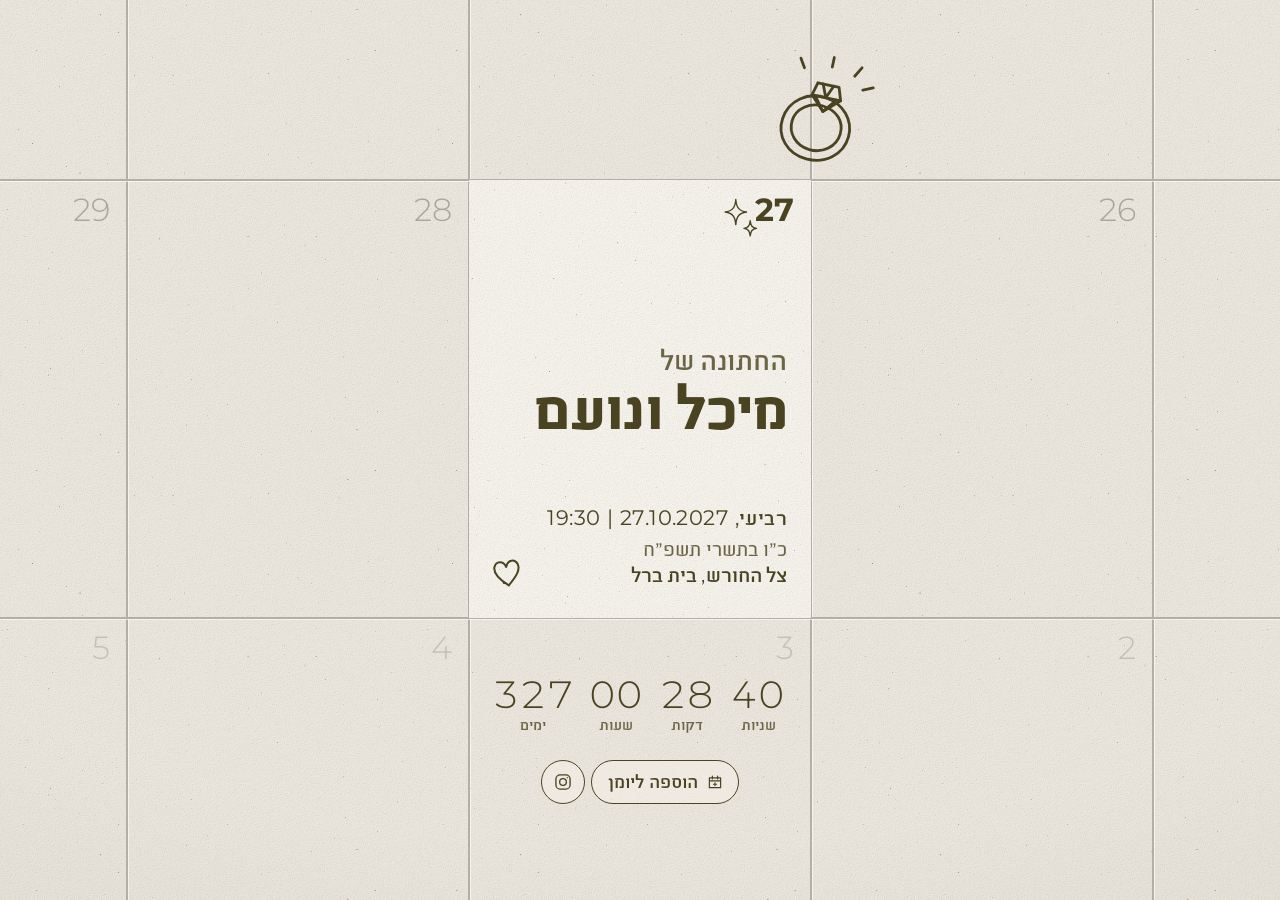
<file: index.html>
<!doctype html>
<html lang="he" dir="rtl">
<head>
  <meta charset="utf-8">
  <meta name="viewport" content="width=device-width, initial-scale=1, viewport-fit=cover">
  <meta name="theme-color" content="#ebe7de">
  <title>מיכל ונועם – Save the Date</title>
  <meta name="description" content="מיכל ונועם מתחתנים! 27.10.2027 – שמרו את התאריך.">
  <meta property="og:type" content="website">
  <meta property="og:title" content="מיכל ונועם – Save the Date">
  <meta property="og:description" content="מתחתנים ב־27.10.2027. שמרו את התאריך!">
  <meta property="og:url" content="https://michalandnoam.com/">
  <meta property="og:site_name" content="Michal &amp; Noam">
  <meta property="og:locale" content="he_IL">
  <!-- Bump ?v= whenever the image changes: WhatsApp caches previews by URL -->
  <meta property="og:image" content="https://michalandnoam.com/assets/og.jpg?v=2">
  <meta property="og:image:type" content="image/jpeg">
  <meta property="og:image:width" content="1200">
  <meta property="og:image:height" content="630">
  <meta property="og:image:alt" content="Save the Date – החתונה של מיכל ונועם, 27.10.2027">
  <meta name="twitter:card" content="summary_large_image">
  <link rel="icon" href="data:image/svg+xml,%3Csvg xmlns='http://www.w3.org/2000/svg' viewBox='0 0 32 32'%3E%3Crect width='32' height='32' rx='6' fill='%23ebe7de'/%3E%3Ccircle cx='16' cy='19' r='8' fill='none' stroke='%234a4321' stroke-width='2.5'/%3E%3Cpath d='M12 9l2-4h4l2 4-4 3z' fill='none' stroke='%234a4321' stroke-width='2' stroke-linejoin='round'/%3E%3C/svg%3E">
  <link rel="preload" href="assets/fonts/priestacy.woff2" as="font" type="font/woff2" crossorigin>
  <link rel="preload" href="assets/fonts/alchemist-bold.woff2" as="font" type="font/woff2" crossorigin>
  <link rel="preload" href="assets/fonts/alchemist-ultralight.woff2" as="font" type="font/woff2" crossorigin>
  <link rel="stylesheet" href="styles.css">
  <script>
    // Hide the grid until the intro starts; never leave the page blank if main.js fails
    document.documentElement.classList.add('intro-pending');
    setTimeout(function () { document.documentElement.classList.remove('intro-pending'); }, 4000);
  </script>
</head>
<body>
  <main class="stage" id="stage" aria-label="Save the Date – מיכל ונועם">
    <div class="paper" aria-hidden="true"></div>

    <div class="zoom" id="zoom">
      <!-- Calendar lines and day numbers are generated by main.js -->
      <div class="layer" aria-hidden="true">
        <div class="cell-frame calendar" id="calendar"></div>
      </div>

      <div class="layer">
        <div class="cell-frame">
          <section class="card" id="card">
            <h1 class="card__title">
              <span class="sr-only" lang="en">Save the Date</span>
              <!-- Drawing data for the canvas above, made by tools/handwriting.py: the glyph outlines,
                   and the pen strokes that trace them in writing order -->
              <svg id="script-source" viewBox="-40 410 6079 1698" style="display: none" aria-hidden="true">
                <path id="script-glyphs" d="M87 2029Q114 2029 144 2019Q307 1956 497 1707L507 1695Q523 1673 537 1648Q564 1608 578.5 1573.5Q593 1539 593 1480Q561 1497 531 1518L512 1531Q364 1633 243 1747Q38 1929 38 1989Q38 2029 87 2029ZM92 2068H87Q58 2068 29.0 2051.5Q0 2035 0 2005Q0 1954 38.5 1907.5Q77 1861 113 1828L116 1824Q201 1740 341.5 1623.5Q482 1507 587 1447Q551 1383 485.0 1352.0Q419 1321 347 1303L269 1282Q200 1269 139.0 1240.5Q78 1212 69 1144Q69 1066 139.0 962.0Q209 858 266 799L333 727Q386 675 454 612Q629 450 738 450Q776 450 791.5 471.5Q807 493 810.0 521.5Q813 550 813 573Q813 651 766 800Q657 1144 599 1164L596 1161Q576 1153 576 1137Q576 1128 623 1033L669 940Q714 849 752 702Q770 629 770 575V569Q770 513 731 513Q604 513 356 776Q263 876 216 940L203 957Q109 1074 109 1137Q109 1191 169 1217Q209 1234 251 1243Q261 1245 271.5 1248.0Q282 1251 296 1254Q577 1322 614 1426Q629 1422 665 1401Q781 1334 823 1334Q850 1334 850 1351Q850 1356 847.5 1364.0Q845 1372 839.5 1375.5Q834 1379 830 1379Q824 1379 824.0 1370.5Q824 1362 815 1362Q804 1362 630 1453Q632 1464 634.0 1470.0Q636 1476 636 1491Q636 1560 608.5 1611.5Q581 1663 548 1708Q468 1815 396 1882Q303 1975 213 2029Q150 2063 92 2068ZM825 1461Q838 1451 880 1375Q919 1306 923 1295Q894 1316 862.0 1370.5Q830 1425 825 1461ZM798 1530Q759 1530 759 1471Q759 1457 762 1446Q791 1351 861 1285Q909 1240 944 1240Q984 1240 984 1281L983 1284L974 1282Q965 1276 954 1276L944 1278Q965 1288 966 1303Q966 1323 964.0 1336.5Q962 1350 962 1380Q971 1447 1014 1447Q1026 1447 1041 1443Q1112 1417 1139 1342Q1145 1333 1149 1332Q1158 1332 1158 1341L1157 1345Q1142 1381 1115 1416Q1065 1479 1005 1479Q984 1479 953.5 1463.0Q923 1447 923 1375Q908 1390 887.5 1428.5Q867 1467 844.5 1498.5Q822 1530 798 1530ZM1196 1647Q1169 1647 1147 1600Q1122 1535 1122 1456Q1122 1345 1158 1257Q1175 1220 1196 1220Q1216 1220 1216 1242Q1216 1252 1207 1279Q1203 1290 1201 1299Q1180 1394 1180 1488Q1180 1556 1201 1600Q1219 1594 1235.0 1568.5Q1251 1543 1260 1522L1263 1518Q1275 1494 1280.0 1480.5Q1285 1467 1290.5 1453.5Q1296 1440 1305 1419Q1311 1404 1321.5 1372.5Q1332 1341 1342.5 1308.0Q1353 1275 1356.5 1257.5Q1360 1240 1365.5 1233.5Q1371 1227 1376 1227Q1385 1229 1389 1240Q1389 1282 1393.5 1298.0Q1398 1314 1420 1327Q1458 1345 1506 1345Q1541 1345 1561 1335L1568 1333Q1572 1333 1572 1336Q1572 1340 1569 1344Q1537 1368 1478 1368Q1391 1368 1368 1312Q1360 1326 1350 1354Q1333 1399 1333 1404Q1303 1495 1263 1584Q1235 1647 1196 1647ZM1584 1369Q1593 1369 1615 1349Q1657 1312 1657 1269H1655Q1639 1269 1607 1315Q1580 1350 1580 1363Q1580 1369 1584 1369ZM1574 1516Q1518 1516 1518 1433Q1518 1372 1561 1308Q1609 1243 1643 1243Q1676 1244 1677 1279Q1677 1283 1675.0 1307.5Q1673 1332 1610 1383Q1594 1395 1577 1395L1574 1394Q1561 1394 1561 1440Q1561 1461 1574 1479Q1637 1469 1739 1347Q1754 1332 1759 1331H1761Q1763 1331 1764.0 1332.5Q1765 1334 1765 1335Q1765 1338 1759.0 1346.0Q1753 1354 1745 1365Q1619 1516 1574 1516ZM2316 1722H2306Q2218 1716 2218 1572Q2218 1497 2246 1374Q2266 1287 2285 1227Q2351 1024 2397 927Q2398 911 2419 877Q2358 879 2234 922Q2154 950 2122 950Q2120 950 2116.5 950.0Q2113 950 2099.5 948.0Q2086 946 2086 926Q2086 879 2157 879H2160Q2174 878 2430 836Q2440 834 2459 799Q2544 643 2577 643Q2591 643 2591 657V661L2496 826Q2671 815 2698 815H2708Q2716 815 2733 813Q2924 815 2962 817Q3010 820 3074.5 826.5Q3139 833 3195.5 855.5Q3252 878 3252 902Q3252 918 3231 931Q3221 937 3212 937H3210Q3189 933 3189 921Q3189 915 3192 912Q3202 904 3202 896Q3202 889 3178 878Q3090 844 2975 837L2913 835Q2689 836 2516 859Q2480 864 2477.0 864.0Q2474 864 2443 936Q2285 1268 2259 1533Q2257 1552 2257 1571Q2257 1683 2314 1683Q2384 1683 2569 1376Q2592 1331 2607 1331Q2613 1331 2613 1336V1337Q2566 1437 2499 1542Q2496 1548 2420 1652Q2362 1721 2316 1722ZM2654 1261Q2687 1235 2757.5 1130.0Q2828 1025 2888.5 915.5Q2949 806 2954 765Q2940 772 2923 785Q2793 917 2682 1190L2673 1211Q2660 1237 2654 1261ZM2532 1578Q2514 1578 2514 1560Q2514 1528 2547 1429L2548 1428Q2580 1328 2638 1185L2688 1068Q2781 855 2889 768Q2929 732 2965 732Q2985 732 2985 760Q2985 796 2931 886L2914 918Q2896 954 2875 990L2844 1041Q2797 1126 2748 1195L2718 1234Q2709 1245 2700 1258Q2667 1300 2648 1300L2637 1299Q2629 1329 2618.0 1356.5Q2607 1384 2599 1414L2619 1398Q2687 1324 2731 1324Q2779 1324 2785 1366Q2790 1394 2790 1427V1444Q2790 1471 2791 1491Q2814 1489 2842 1461Q2875 1426 2927 1370L2948 1343Q2954 1334 2961 1334Q2971 1334 2971 1346Q2971 1358 2937.5 1399.5Q2904 1441 2872 1484Q2828 1544 2789 1544Q2765 1544 2745 1512Q2732 1490 2732 1443L2736 1363Q2642 1380 2560 1555L2555 1566Q2548 1578 2532 1578ZM2993 1369Q3002 1369 3024 1349Q3066 1312 3066 1269H3064Q3048 1269 3016 1315Q2989 1350 2989 1363Q2989 1369 2993 1369ZM2983 1516Q2927 1516 2927 1433Q2927 1372 2970 1308Q3018 1243 3052 1243Q3085 1244 3086 1279Q3086 1283 3084.0 1307.5Q3082 1332 3019 1383Q3003 1395 2986 1395L2983 1394Q2970 1394 2970 1440Q2970 1461 2983 1479Q3046 1469 3148 1347Q3163 1332 3168 1331H3170Q3172 1331 3173.0 1332.5Q3174 1334 3174 1335Q3174 1338 3168.0 1346.0Q3162 1354 3154 1365Q3028 1516 2983 1516ZM3798 1960H3793Q3725 1956 3725 1924Q3725 1913 3737 1913Q3744 1913 3752.5 1919.5Q3761 1926 3785 1926Q3820 1926 3855 1908Q3896 1888 3908 1881Q3909 1856 3910.0 1831.0Q3911 1806 3925 1721Q3969 1419 4036 1122Q4074 952 4126 801Q4144 721 4178 721Q4195 721 4195 752Q4195 770 4189 796L4182 827Q4100 1044 4053 1273Q4008 1462 4008 1508Q4008 1521 4012.0 1528.0Q4016 1535 4016 1552L4015 1567Q3979 1726 3973 1765Q3957 1845 3957 1852Q4057 1796 4202 1661Q4381 1493 4478 1354Q4606 1171 4643 966Q4649 923 4650 884Q4650 761 4581 659Q4480 544 4347 537Q4335 535 4276 535Q4215 535 4112 570Q4037 595 3945.5 656.5Q3854 718 3784.0 799.5Q3714 881 3710 961Q3756 971 3794 971Q3827 971 3854 964Q3874 960 3888 960Q3897 960 3905.5 961.0Q3914 962 3914 977Q3914 1010 3894.0 1021.0Q3874 1032 3847 1039Q3779 1057 3742 1057Q3687 1057 3664 1020Q3650 995 3650 964Q3650 918 3681 860Q3795 675 3984 580Q4136 499 4285 499Q4380 499 4498 545Q4600 585 4656 738Q4675 805 4675 877Q4675 913 4665 993Q4648 1129 4539 1310Q4477 1407 4451 1440Q4238 1710 3977 1883Q3860 1960 3798 1960ZM4685 1461Q4698 1451 4740 1375Q4779 1306 4783 1295Q4754 1316 4722.0 1370.5Q4690 1425 4685 1461ZM4658 1530Q4619 1530 4619 1471Q4619 1457 4622 1446Q4651 1351 4721 1285Q4769 1240 4804 1240Q4844 1240 4844 1281L4843 1284L4834 1282Q4825 1276 4814 1276L4804 1278Q4825 1288 4826 1303Q4826 1323 4824.0 1336.5Q4822 1350 4822 1380Q4831 1447 4874 1447Q4886 1447 4901 1443Q4972 1417 4999 1342Q5005 1333 5009 1332Q5018 1332 5018 1341L5017 1345Q5002 1381 4975 1416Q4925 1479 4865 1479Q4844 1479 4813.5 1463.0Q4783 1447 4783 1375Q4768 1390 4747.5 1428.5Q4727 1467 4704.5 1498.5Q4682 1530 4658 1530ZM5063 1722H5053Q4965 1716 4965 1572Q4965 1497 4993 1374Q5013 1287 5032 1227Q5098 1024 5144 927Q5145 911 5166 877Q5105 879 4981 922Q4901 950 4869 950Q4867 950 4863.5 950.0Q4860 950 4846.5 948.0Q4833 946 4833 926Q4833 879 4904 879H4907Q4921 878 5177 836Q5187 834 5206 799Q5291 643 5324 643Q5338 643 5338 657V661L5243 826Q5418 815 5445 815H5455Q5463 815 5480 813Q5671 815 5709 817Q5757 820 5821.5 826.5Q5886 833 5942.5 855.5Q5999 878 5999 902Q5999 918 5978 931Q5968 937 5959 937H5957Q5936 933 5936 921Q5936 915 5939 912Q5949 904 5949 896Q5949 889 5925 878Q5837 844 5722 837L5660 835Q5436 836 5263 859Q5227 864 5224.0 864.0Q5221 864 5190 936Q5032 1268 5006 1533Q5004 1552 5004 1571Q5004 1683 5061 1683Q5131 1683 5316 1376Q5339 1331 5354 1331Q5360 1331 5360 1336V1337Q5313 1437 5246 1542Q5243 1548 5167 1652Q5109 1721 5063 1722ZM5369 1369Q5378 1369 5400 1349Q5442 1312 5442 1269H5440Q5424 1269 5392 1315Q5365 1350 5365 1363Q5365 1369 5369 1369ZM5359 1516Q5303 1516 5303 1433Q5303 1372 5346 1308Q5394 1243 5428 1243Q5461 1244 5462 1279Q5462 1283 5460.0 1307.5Q5458 1332 5395 1383Q5379 1395 5362 1395L5359 1394Q5346 1394 5346 1440Q5346 1461 5359 1479Q5422 1469 5524 1347Q5539 1332 5544 1331H5546Q5548 1331 5549.0 1332.5Q5550 1334 5550 1335Q5550 1338 5544.0 1346.0Q5538 1354 5530 1365Q5404 1516 5359 1516Z"/>
                <g id="script-pen" fill="none" stroke="#fff" stroke-width="125" stroke-linecap="round" stroke-linejoin="round">
                  <path d="M597 1137 L640 1063 L693 947 L747 797 L777 687 L787 640 L790 543 L777 500 L750 483 L710 483 L647 503 L587 537 L507 597 L433 663 L267 833 L133 1010 L107 1060 L90 1110 L90 1157 L107 1193 L137 1220 L180 1240 L383 1293 L450 1317 L523 1353 L583 1407 L610 1447 L610 1543 L577 1627 L517 1717 L413 1840 L283 1960 L203 2013 L130 2043 L53 2043 L20 2013 L23 1967 L47 1923 L193 1770 L457 1550 L570 1473 L607 1463"/>
                  <path d="M607 1443 L783 1360 L810 1340"/>
                  <path d="M783 1360 L807 1383 L810 1400 L797 1443 L793 1480 L803 1487 L830 1477 L850 1460 L897 1377 L937 1347 L943 1317 L937 1283 L930 1277 L933 1263 L943 1257 L963 1260 L980 1277"/>
                  <path d="M810 1400 L850 1377 L867 1313 L903 1280 L927 1273"/>
                  <path d="M933 1353 L943 1370 L943 1403 L953 1433 L980 1457 L1003 1463 L1060 1450 L1093 1427 L1120 1397 L1127 1370"/>
                  <path d="M1117 1400 L1130 1403 L1153 1427 L1150 1460 L1157 1543 L1173 1600 L1197 1620 L1220 1613 L1247 1583 L1273 1530 L1310 1440 L1353 1307 L1370 1293 L1373 1250"/>
                  <path d="M1150 1423 L1157 1420 L1173 1360 L1177 1317 L1170 1303 L1193 1247"/>
                  <path d="M1367 1297 L1373 1297 L1407 1337 L1427 1347 L1470 1357 L1527 1353 L1553 1330 L1580 1320 L1627 1263 L1653 1257 L1667 1270 L1663 1303 L1647 1333 L1617 1363 L1587 1380 L1550 1380 L1530 1357"/>
                  <path d="M1170 1310 L1153 1317 L1137 1333 L1133 1353"/>
                  <path d="M1577 1320 L1580 1337 L1563 1373"/>
                  <path d="M1550 1380 L1540 1410 L1543 1470 L1560 1493 L1587 1493 L1630 1470 L1673 1433 L1760 1337"/>
                  <path d="M2117 923 L2173 903 L2197 903 L2343 867 L2427 857 L2443 860 L2473 837 L2483 797 L2547 693 L2580 653"/>
                  <path d="M2440 860 L2437 893 L2363 1057 L2277 1320 L2250 1437 L2240 1510 L2240 1627 L2253 1667 L2283 1697 L2323 1700 L2363 1683 L2413 1633 L2517 1493 L2527 1457 L2557 1397"/>
                  <path d="M2473 837 L2490 843 L2670 827 L2800 827 L2837 817"/>
                  <path d="M2507 1503 L2523 1510 L2550 1510 L2590 1440 L2613 1427 L2660 1380 L2707 1350 L2747 1347 L2760 1383 L2760 1453 L2770 1503 L2783 1513 L2813 1510 L2863 1467 L2917 1403 L2947 1347"/>
                  <path d="M2817 823 L2837 853 L2803 897 L2737 1010 L2640 1230 L2633 1277 L2620 1283 L2610 1313 L2590 1327 L2567 1373"/>
                  <path d="M2540 1510 L2543 1527 L2533 1557"/>
                  <path d="M2597 1433 L2590 1427 L2590 1410 L2617 1343 L2613 1317"/>
                  <path d="M2913 1407 L2930 1410 L2950 1430 L2957 1480 L2970 1493 L2997 1493 L3030 1477 L3063 1450 L3170 1337"/>
                  <path d="M2633 1273 L2647 1277 L2667 1270 L2730 1197 L2873 970 L2937 850 L2920 823 L2903 823 L2883 800 L2847 813"/>
                  <path d="M2947 1427 L2953 1423 L2963 1390 L2977 1377 L2983 1323 L3040 1260 L3063 1257 L3073 1263 L3073 1300 L3063 1323 L3007 1377 L2977 1380"/>
                  <path d="M2923 827 L2960 800 L2967 767 L2957 753 L2927 760 L2887 797"/>
                  <path d="M2957 803 L2977 827 L3087 837 L3183 863 L3203 873 L3220 897 L3217 913 L3197 923"/>
                  <path d="M4177 743 L4103 960 L4023 1280 L3987 1467 L3983 1560 L3940 1777 L3933 1823 L3937 1873"/>
                  <path d="M3893 980 L3860 997 L3777 1010 L3733 1010 L3693 993 L3683 983 L3683 937 L3700 880 L3727 833 L3773 773 L3850 697 L3910 650 L4057 567 L4130 540 L4213 520 L4327 517 L4383 523 L4470 550 L4543 593 L4593 647 L4633 720 L4657 800 L4660 937 L4653 990 L4637 1063 L4607 1150 L4537 1290 L4467 1397 L4340 1547 L4140 1740 L3980 1860 L3930 1873 L3920 1897 L3823 1940 L3767 1940 L3737 1923"/>
                  <path d="M4840 1277 L4823 1260 L4803 1257 L4783 1277 L4763 1280 L4727 1313 L4687 1370 L4663 1417 L4653 1463 L4653 1480 L4660 1487 L4697 1473 L4723 1440 L4757 1377 L4793 1353 L4803 1317 L4790 1273"/>
                  <path d="M4793 1353 L4803 1370 L4803 1403 L4813 1433 L4840 1457 L4873 1463 L4920 1450 L4953 1427 L4987 1387 L4997 1350"/>
                  <path d="M4977 1400 L4990 1400 L5003 1413 L4983 1553 L4990 1640 L5000 1667 L5020 1690 L5047 1700 L5070 1700 L5087 1697 L5123 1673 L5183 1603 L5273 1473 L5293 1437 L5307 1393"/>
                  <path d="M5290 1443 L5310 1443 L5323 1453 L5333 1480 L5347 1493 L5380 1490 L5443 1447 L5543 1337"/>
                  <path d="M5007 1403 L5027 1353 L5027 1310 L5047 1240 L5107 1067 L5180 903 L5187 860 L5173 857 L5090 867 L4943 903 L4923 903 L4863 923"/>
                  <path d="M5323 1453 L5340 1397 L5357 1380 L5367 1313 L5377 1300 L5417 1260 L5440 1257 L5450 1267 L5443 1317 L5393 1370 L5360 1380"/>
                  <path d="M5187 863 L5220 837 L5227 803 L5240 780 L5307 673 L5323 657"/>
                  <path d="M5367 1320 L5347 1323 L5330 1340 L5313 1380"/>
                  <path d="M5220 837 L5237 843 L5493 823 L5690 823 L5810 833 L5890 850 L5950 873 L5967 897 L5963 917 L5957 920"/>
                </g>
              </svg>
              <span class="lead">החתונה של</span>
              <span class="names">מיכל ונועם</span>
            </h1>
            <dl class="details">
              <div><dt class="sr-only">תאריך</dt><dd class="details__date" data-field="date"></dd></div>
              <div><dt class="sr-only">תאריך עברי</dt><dd class="details__hebrew" data-field="hebrewDate"></dd></div>
              <div><dt class="sr-only">מקום</dt><dd class="details__venue" data-field="venue"></dd></div>
            </dl>
          </section>

        </div>
      </div>

      <div class="layer">
        <div class="cell-frame">
          <section class="below" id="below" aria-label="ספירה לאחור והוספה ליומן">
            <p class="countdown" id="countdown" aria-live="off">
              <span class="countdown__unit"><b data-unit="seconds">00</b><small>שניות</small></span>
              <span class="countdown__unit"><b data-unit="minutes">00</b><small>דקות</small></span>
              <span class="countdown__unit"><b data-unit="hours">00</b><small>שעות</small></span>
              <span class="countdown__unit"><b data-unit="days">000</b><small>ימים</small></span>
            </p>
            <p class="countdown-done" id="countdown-done" hidden></p>
            <div class="actions">
              <a class="action" id="gcal" target="_blank" rel="noopener">
                <svg viewBox="0 0 24 24" aria-hidden="true"><path d="M4.5 6.5h15v13h-15z M4.5 10.5h15 M8.5 4v4 M15.5 4v4 M12 13v4 M10 15h4"/></svg>
                הוספה ליומן
              </a>
              <!-- Our video on Instagram -->
              <a class="action action--icon" id="instagram" href="https://www.instagram.com/reel/DfuklPMMxH8X2rayLrC71EG9_t5o2ZGU-_Qkr00/"
                 target="_blank" rel="noopener" aria-label="הסרטון שלנו באינסטגרם">
                <svg viewBox="0 0 24 24" aria-hidden="true"><rect x="3.5" y="3.5" width="17" height="17" rx="5"/><circle cx="12" cy="12" r="4"/><path d="M17.2 6.8h.01"/></svg>
              </a>
            </div>
          </section>
        </div>
      </div>

      <div class="layer" aria-hidden="true">
        <div class="cell-frame doodles">
          <canvas class="script" id="script"></canvas>
          <!-- Engagement ring; its rays are a separate element so their glint is composited -->
          <div class="doodle doodle--ring">
            <svg viewBox="0 0 120 120">
              <path pathLength="1" d="M58 47c-17-2-33 9-35 27-2 17 11 31 29 32 18 1 33-11 34-28 1-16-11-29-28-31z"/>
              <path pathLength="1" d="M57 55c-12-1-24 7-25 19-1 12 8 22 21 23 13 1 24-8 25-20 1-12-8-21-21-22z"/>
              <path pathLength="1" d="M45 47l3-12h20l4 12-14 13z"/>
              <path pathLength="1" d="M45 47h27M53 35l5 12 5-12M48 47l10 13 10-13"/>
            </svg>
            <svg class="rays" viewBox="0 0 120 120">
              <path pathLength="1" d="M33 24l-5-8"/>
              <path pathLength="1" d="M58 18v-9"/>
              <path pathLength="1" d="M80 22l5-9"/>
              <path pathLength="1" d="M90 33l9-4"/>
            </svg>
          </div>
          <!-- Sparkles beside the title -->
          <svg class="doodle doodle--sparkles" viewBox="0 0 60 70">
            <path pathLength="1" d="M22 4c1 13 5 18 17 20-12 2-16 7-17 20-1-13-5-18-17-20 12-2 16-7 17-20z"/>
            <path pathLength="1" d="M45 38c1 8 3 11 10 12-7 1-9 4-10 12-1-8-3-11-10-12 7-1 9-4 10-12z"/>
          </svg>
          <!-- Heart beside the venue -->
          <svg class="doodle doodle--heart" viewBox="0 0 44 44">
            <path pathLength="1" d="M22 38C10 28 4 20 7 12c3-7 12-7 15 2 3-9 12-9 15-2 3 8-4 16-15 26-2-3-4-4-6-4"/>
          </svg>
          <!-- The two of us dancing, drawn on a canvas by main.js from #us-source -->
          <div class="doodle doodle--us"><canvas class="us" id="us"></canvas></div>
        </div>
      </div>
    </div>

  </main>

  <!-- Line data for the dancing couple (from Us.svg, cropped to the drawing). A canvas draws it in
       far more cheaply on phones than animating these long SVG lines would. -->
  <svg id="us-source" viewBox="726 170 468 741" style="display: none" aria-hidden="true">
    <path d="M930.5,312.21l-12.46,3.18-1.2-2.32c-3.07.88-6.41,1.87-8.83,3.35-.31,3.34-1.68,5.28-5.14,6.35-2.23.69-6.79.23-9.07-.35-.47-.12-.94-1.55-.99-2.01-.19-1.95,6.11,1.35,9.55-.73l-2.05-4.26c.59-1.21.73-2.03,1.13-1.11l2.52,5.01c.64-2.3,1.26-3.44,2.14-5.02l3.25-5.88c1.35-2.44,1.66-4.93,1.28-7.36.93-2.4,1.84-9.73.19-12.3-1.33-2.07-3.47-3.14-2.81-6.02,4.53,4.32,4.66,3.27,5.74,9.9.79-.15,2.09-1.32,2.38-2.16.48-1.4-.52-2.48-1.46-3.51l-5.53-6.09c-2.31-2.54-1.84-6.15-3.29-8.92-2.26-4.31-6.51-7.63-9.01-11.85-.71-1.2-1.53-2.4-2.43-2.7-1.59-.55-3.06,1-3.6,2.28-1.76,4.19,2.88,3.6,3.96,7.03.4,1.27-.22,3.57-.97,4.59-5.87,7.98,3.8,11.95,1.06,14.13-3.6-1.83-4.01-5.56-4.59-8.87-.98-5.61,3.39-6.05,3.23-8.62-.08-1.29-4.21-2.26-4.9-5.13-.6-2.52,2.36-7.97,5.73-8.76.44-3.71-1.92-8.16-6.18-9.46-8.05-2.45-16.94-3.49-25.28-2.05l-8.58,1.49c-.5.09-1.6.49-1.65.95l-.38,3.12c-4.52-5.16-10.91,4.43-13.11,7.97-2.83,4.56-3.18,9.13-2.24,14.26,1.58,8.62,2.28,17.23,4.32,25.86.52,2.18,6.51,10.86,7.3,15.75,2.16-.86,4.66-1.55,6.99-1.89-1.16,3.45-5.02,2.3-6.87,4.32l-2.53,2.77c-6.1-1.66-9.61,8.77-9.06,13.86,5.16-6.32,4.84-7.87,13.47-10.25,4.31-1.19,8.55-3.29,13-3.5,5.52-.26,10.55-.75,16.01-1.21l6.36-.53-5.07-2.7c-3.05,1.19-11.97.74-13.53-2.52,2.07-1.7,7.16,1.58,10.84.47-3.34-3.5-6.2-7.48-3.49-11.82.29,5.49,2.41,9.24,7.58,9.91l.05,2.91c1.7.51,8.29,1.71,8.51,3.92.33,3.35-9.81,2.98-11.76,3.04-2.43.07-5.02.78-7.47,1.04-2.77.29-6.12-.43-8.87.19-5.87,1.33-11.54,2.83-16.92,5.22-3.42,1.52-6.34,5.08-7.07,8.42-1.2,5.47-3.98,9.19-8.27,12.38l-10.09,7.51c-2.71,2.02-5.38,4.47-8.17,6.11-4.3,2.54-7.17,5.26-9.67,9.46-1.66,2.78-3.43,5.33-4.36,8.5-1.71,5.83-2.69,11.4-2.8,17.55-.12,7.07-1.68,13.99-1.38,21.07l.49,11.59.6,12.52.49,8c.32,5.24.42,10.24.13,15.49-.17,2.98-.02,5.68.45,8.72l8.7,1.05c4.2.51,7.96,1.17,12.54.42.23-4.24.46-7.91.03-11.73l-.9-7.92c-.64-5.66-2.04-11.2-3.69-16.64-.88-2.9-2.69-5.42-4.23-7.95-3.36-5.54-5.83-11.43-6.32-18.39,2.33,3.52,2.4,7.76,4.41,11.27l6.01,10.55c3.5,6.14,6.4,25.66,6.47,33.38l.19,19.61c3.44-3.8,4.39-7.77,6.1-11.91,1.97-4.77,3.27-9.57,4.08-14.74.39-2.45.13-4.81,2.34-7.01l-.67,5.44c-1.12,9.06-4.97,20.39-9.52,28.33-2.32,4.06-3.75,9.25-3.98,13.99l-.65,13.61c-2.26-3.59-.25-7.42-.72-11.13-.61-4.88,1.8-9.31,1.89-13.83.08-3.56-2.31-7.18-.5-11.78l-19.98-1.89c2.35,6.8,2.62,13.49,3.34,20.67l1.81,17.8c.89,8.8,2.63,17.05,4.96,25.53.47,1.72.53,3.26,1.74,4.35,2.75-5.35,3.85-10.42,4.23-16.15.06-.92,1.02-2.73,1.34-3.58.25-4.15,1.68-7.9,4.28-11.23,3.01-3.84,4.5-8.06,6.54-12.91,1.31,7.02-8.12,16.86-8.65,19.58-.42,2.16-.52,4.36-.78,6.56l-.7,6.09-.76-2.25c-.79,5.37-2.04,10.25-4.03,15.06l1.26,3.29-2.41-.66c-.38,11.47-1.98,15.15-.65,26.63.4,3.42.29,7.3,1.2,10.39,1.52,5.12,3.23,9.54,4.03,15.12,4.27-.32,8.41-1.88,12.31-4,4.17-2.26,8.45-3.95,12.51-6.46,3.4-2.09,7.14-4.41,9.96-7.19,7.38-7.29,14.75-13.84,23.17-19.94l8.96-6.49c2.8-2.03,5.63-3.5,8.46-5.6,6.29-4.65,13.66-8.8,20.57-12.42.65-.34,1.39-1.66,1.82-2.39l10.04-1.69-.66-5.17c-.03-.2.22-1.2.28-1.38.09-.28.94-.38,1.04-.1,1.27,3.64-.8,1.9,2.07,8.17.66,1.45-.19,4.53,1.34,5.82,9.51-4.75,22.64-7.21,32.49-3.62l6.24,2.28c-1.15-5.89-3.02-10.09-5.27-14.96-2.97-6.45-5.01-13.08-6.62-20.02l-4.15-17.85-4.7-24.64-4.13-24.07c-1.69-9.86-.92-19.59-.31-29.39.17-2.73-.41-5.52,1.83-7.77l-.7,12.23c-.28,4.94-.68,9.76-.31,14.6.18,2.33.12,4.87.51,7.07l3.63,20.39c3.34,18.78,5.32,30.39,10.1,48.97,1.6,6.22,2.92,12.04,5.59,17.94,2.33,5.14,7.71,15.74,5.89,20.75-.84.02-1.51-.2-1.67.12l-.83,1.65c-2.73,5.43-7.08,9.71-11.56,13.8-6.64,6.06-6.96,4.22-12.89,14l1.09,10.18c1.09,10.16,1.37,19.94,1.9,30.01l.92,17.61c.36,6.78.75,13.28.16,19.98l-1.32,14.86c-.39,4.37-.66,8.82-1.63,13.03l-3,13.01c-1.34,5.83-1.91,14.04-.55,20.05l1.44,6.35c.03.12-.9.98-.95.98-4.19-10.46-4.05-22.02-.99-33.13,1.88-6.84,2.89-13.34,3.48-20.36l1.48-17.63c.52-6.15.17-12.15-.13-18.3l-1.56-32.03-1.9-20.01c-.18-1.87-.29-4.76-.64-6.43-4.48-5.34-6.79-10.92-8.89-17.35l-5.2-15.92c-1.77-.06-5.3-.72-6.76,0-10.19,5.06-21.2,12.27-30.37,18.72l-17.01,11.98c-2.63,1.85-11.71,9.58-13.82,11.71-2.81,2.84-5.36,5.71-8.63,8.03-4.12,2.92-8.16,5.53-12.75,7.63l-11.41,5.23c-2.22,1.02-4.42,1.43-7,2.01l-.63,4.78c2.48,10.9,2.51,21.92-.8,32.85-.39-2.11-.07-4.38.18-6.74.76-7.12,1.03-13.93.07-21.26-2.37.75-1.76,2.74-1.74,4.58.07,5.05.35,10.03-.12,14.96l-1.57,16.68c-.46,4.84-.68,9.51.11,14.37l2.61,16.17c.28,1.76.92,3.23-.06,5.17-1.29-3.43-2.09-6.7-2.56-10.25l-1.7-12.76c-.49-3.69-.38-7.4-.02-11.08l1.58-16.29.28-16.4c.07-4.06,2.5-8.66,2.29-14.38-.24-6.4-2.68-11.9-4.1-18.08-2.94-12.79-1.96-25.99-.24-38.94-6.96-7.6-2.61-4.25-4.38-10.13-3.16-10.46-4.97-30.61-5.58-41.92-.26-4.7-1.42-17.1-5.2-19.97-.03-10.33.21-20.62-.29-31.04l-1.18-24.4c-.28-5.77.37-11.28.71-17.1l.53-8.93c.49-8.25,2.31-17.23,7.11-24.02,2.2-3.12,4.28-6.25,7.39-8.48l10.94-7.86c2.98-2.14,5.68-4.27,8.41-6.64,2.89-2.5,7.09-4.1,8.22-8.24-2.67-1.51.13-11.91.92-14.81.79-2.87,2.64-5.01,4.74-7.08-.69-5.08-.63-10.74-2.14-15.72-1.59-5.25-3.18-9.93-4.05-15.32-.84-5.25-1.8-10.28-1.63-15.7.18-5.65,3.43-18.85,8.49-21.98,11.3-7,29.2-9.32,41.92-6.6,12.39,2.66,11.1,5.64,13.68,14.87,1.12,4.02,4.46,6.55,7.13,9.56l4.21,4.75.39,8.02,6.99,8.34c1.56,1.86,2.81,4.6,2.07,7.12-.42,1.42-2.6,2.79-3.41,4.12-.93,1.54-.75,4.26-1.33,5.88l-1.32,3.67-2.45,6.68c2.76-1.68,14.05-3.78,14.18-2.92l.2,1.36c4.81-1,10.12-1.64,14.71-3.88l7.42-3.62c20.99-10.24,13.27-10.27,36.59-21.54,4.77-2.31,8.67-1.88,13.49-6.62,5.57-5.47,11.21-10.08,17.49-14.68,3.43-2.51,6.5-5.34,10.32-7.18,2.88-1.38,5.61-2.83,8.25-4.59,4.35-2.92,8.97-4.83,13.36-7.76l10.55-7.04c4.01-2.68,8.33-4.28,12.01-7.42,5.44-4.63,11.03-5.39,14.94-9.42l6.88-7.09c9.43-9.71,9.54-15.62,17.19-22.02,1.19-1,5.82-10.45,8.72-7.26.52.57.77.81.9.59.18-.3.67-1.15.83-1.36l1-1.32c.24-.32,1.29.2,1.36.61l.2,1.22c.04.23.28.95.36,1.16s.62-.25.68-.46l.32-1.21c.46-1.73,1.38-3.06,3.16-4.34l1.54,6.65c1.27-2.11,2.7-4.44,4.47-5.36.26-.14,1.53-.16,1.61.11l.38,1.32c.64,2.18,1.52,5.22,3.29,6.85l13.69,2.44c3.34.6,7.49.95,9.57,4.17,5.36,8.34,5.92,14.96,8.02,24.04.87,3.74,2.03,7.32,2.55,11.09l1.01,7.41c.8,5.82,0,11.76,0,17.57l-.02,12.19.51,14.3c.38,10.73-.1,16.42.62,27.16.56,8.27-.15,21.65-1.18,30.07-1.27,10.4-.32,13.44-2.44,25.89-3.49,20.56-4.55,16.19-8.74,31.85-.76,2.85-1.31,5.52-1.36,8.56-.19,11.7-.88,14.7,8.34,23.41.47.44,3.62,3.31,2.9,3.98l-1.04.95c-1.98,1.81.5,11.6-8.54,18.63l-10.82,8.41c-4.1,3.19-9.2,4.71-13.46,7.6-2.16,1.47-4.34,2.29-6.76,3.21l-12.71,4.82c-4.69,1.78-9.77,2.29-14.8,2.9l-6.87.84-1.63,3.76-.48-3.38c-3.84.88-.63,10.19-.7,16.18-.11,9.35-1.17,18.5-4.35,27.16-.93,2.53-2.33,5.04-2.87,7.7,3.3,3.93,7.15,7.21,12.15,8.14,10.98,2.02,21.9,3.91,32.93,3.2l14.4-.92c5.55-.36,11-.66,16.69-.06,2.5.27,9.84,3.14,9.42,3.39l.9-.52c6.48-3.53,6.1-8.18,13.75-9.29-1.17-2.63-2.53-5.51-2.7-8.4l-1.04-17.41c-.89-15,2.64-16.62,2.67-31.58-.54.15-.95.27-.6.17-.52,1.54-1.24,2.29-1.78,2.94-1.41,4.85-3.16,9.54-5.82,13.9l-.94.09c5.63-14.73,11.32-28.05,6.74-44.41-3.13-11.19-13.61-16.24-8.84-20.63,1.15,1.71,2.42,3.56,3.75,5.11,3.83,4.45,5.52,9.92,8.05,15.17,3.25,6.74,3.31,14.15-.53,20.78l.18,1.2.18,1.19.53-.55.28-.91.89-2.86c1.31-2.8.11,6.69.1,7.37-.21,7.99-1.75,15.34-2.74,23.11-.94,7.44.86,14.88.79,22.38-.08,8.7,3.01,10.24,3.93,12.58,1.33,3.37-5.98,3.94-6.64,4.24-2.26,1.02-6.19,4.43-6.44,6.84-1.71,16.1.27,14.21-4.29,31.67-5.34,20.46-6.54,52.27-11.26,75.73-1.13,5.63-6.12,25.85-8.07,30.93-2.17,5.64-4.04,11.81-4.93,18.13l-1.64,11.74c-.04.31-.34.96-.41,1.16l-.31.81-.31.78-.31.79-.39,1.02c-.41.32-.73.57-.79.22l-.41-2.55c.1-1.29-.2-.15-.43.84-3.29,17.12-11.64,30.79-20.56,45.47-1.7,2.8-4.16,5.38-5.2,8.52-1.6,4.84-2.02,9.73-3.04,14.79l-6.13,30.41c-.81,4.01-1.18,8.04-2.63,11.85-2.98,7.79-6.1,15.23-8.1,23.35-3.2,12.99-8.83,18.46-9.82,24.16-.24,1.36,1.35,1.85,2.45,2.07l6.58,1.31c1.75.35,3.85,1.36,4.37,3.06.24.8.35,2.14.22,2.73-.13.59-1.46,1.33-2.1,1.39l-21.35,2.01c-5.42.51-11.06,1.04-16.41.27-7.57-1.09-14.69-2.4-22.14-4-3.16-.68-6.36-2.28-9.14-3.86-2.77-1.59-4.25-4.77-5.75-7.29-4.3,3.23-1.93-13.7-1.7-14.94,1.42-7.66,2.69-15.42,5.72-22.52l6.29-14.76c.77-1.8.99-3.33.67-5.45l2.6-3.75c1.1-3.96,2.39-7.28,4.3-10.83,6.92-12.94,7.65-22.51,8.87-36.56.07-.85-1.44-2.28-.7-3.27,2.47-3.33,2.99-6.93,3.63-10.92l2.36-14.75,2.31-20.42,2.09-40.02.39-6.88c.54-9.55.9-18.93.6-28.59-.3-9.62,1.64-2.04-1.72-15.47-3.72-14.9-5.61-31.3-1.53-46.15,1.57-5.7,4.22-10.78,6.26-16.3,4.9-13.23,3.51-1.87,2.3-14.11-1.41-14.26-2.88-10.39-2.91-27.59l-.05-27.69c-.02-12.09-3.02-12.16-3.16-17.42,0-.24.39,0,.92.24,5.84,2.73,10.2.29,15.13.29l.33,1.32c.05.21-.83.97-1.09.99l-8.38.86c-.93.1-2.37-.18-3.78-.24,3.55,16.61,1.15,34.09,2.43,52.24.42,5.93,2.38,13.36,2.46,18.73,0,.54.61,1.47.76,1.72s.79-.82,1-1.14c3.39-5.21,7.23-10.68,9.32-16.64,1.68-4.8,4.23-4.66,5-5.69,1.99-2.65,3.75-7.85,3.74-11.27-.02-10.77,2.79-19.77,2.48-24.53-.27-4.15-1.42-8.87.88-12.88.9-1.57,2.86-1.44,2.22-1.67-2.08-.76,1.17-13.31,1.7-15.44l5.92-23.47c3.27-12.98,4.3-26.16,5.28-39.53.35-4.73.67-9.18,1.34-13.74l1.33-9c.34-.16.76-.43.77-.27.02.25.09,1.09.07,1.34l-.65,7.58-2.78,32.61c-.9,10.55-2.93,19.95-5.91,30.26-2.38,8.25-4.83,19.2-6.65,26.99-.09.41.22,1.65.36,2.33-.65.95.37-.21.83-.79l7.14-23.42c3.32-10.89,8.21-20.87,10.55-31.89l4.28-20.18c.96-4.53,5.79-10.52,5.58-8.17-.31,3.32-1.03,1.02-2.95,5.51-4.59,10.76-3.55,20.37-6.41,27.38-4.01,9.81-6.56,19.59-9.71,29.62l-6.45,20.6c-3.77,3.96,21.43-2.57,22.02-2.8l9.17-3.58c3.52-1.38,6.85-2.98,10.11-4.87,4.36-2.53,8.94-4.54,12.95-7.56l6.99-5.27c8.31-6.27,7.62-8.8,9.22-19.28-9.02-9.29-10.46-10.92-10.48-24.34,0-4.46.39-8.69,1.83-12.96l5.6-16.6c4.17-12.38,6.04-36.61,3.89-50.51-.16-1-.04-1.14.63-.38l1.25,2.77c1.14-9.33.41-18.59.29-28.27l-.27-22.22c-.13-10.58-.63-20.9-.15-31.51.18-4.14.26-7.81-.39-11.9-1.02-6.4-2.21-12.46-3.79-18.78-1-4.03-1.14-8.49-3.16-12.06-.56-.98-1.52-1.99-1.81-3.07-2.22-8.1-5.31-7.58-14.56-9.64-2.29-.51-.76,2.59-4.38,1.77-11.99-2.72-7.25-13.4-11.6-10.56-1.8,1.17-2.03,4.26-1.58,6.04,1.01,3.96,3.87,2.89,3.76,6.35-.03,1.07-5.43-.52-7.57-11.26l-.23-1.17c-.04-.2-.35-.71-.47-.55-1.73,2.15-1.98,7.15-1.89,10.39.09,3.18,5.49,4.91,4.54,5.92l-.97,1.02c-.26.27-.53,1.39-.6,1.89-.06.47-.84.48-1.64.28-6.65-1.68-6.91-10.51-8.01-16.52-4.55-1.88-4.84,11.05-3.16,12.67,7.62,7.38,15.95,7.05,20.92,10.66.53.38,1.19.78,1.62.61,4.74-1.85,10.11-3.68,15.33-3.46,2.51.11,2.81,4.19,1.38,5.76-1.65,1.82-3.72,3.23-5.87,4.71.34,5.91.41,11.69.1,17.58l-.96,17.76c-.58,10.82-.92,21.27-.61,32.08.65,22.87,6.08,22.65-1.74,43.33-1.64,4.33-3.18,7.74-4.1,12.08-2.11,9.86-1.24,13.48-4.5,23.64-3.38,10.55-13.82,10.57-5.24,30.44,2.92,6.76-.02,13.38-.58,12.48,0,.01-.36-.38-.6-.63.92-4.18.71-7.96-.89-11.77-2.34-5.56-3-11.23-3.11-16.98-.42.68-.8,1.3-.85,1.42l-2.56,6.66c-.09.22-.44.96-.54,1.18s-.77.36-.74.13l.2-1.39c.02-.15.19-.62.26-.83l4.41-12.95c.59-1.72,3.19-8.09,4.55-9.15l.74-.58c.18-.14.26-.11.5-.06.23.05,0,1.29-.17,1.56-2,2.98-3.98,7.41-5.19,11.17.31.62.7,1.44.32.65l6.14-8.74c1.79-2.55,2.87-6.49,3.71-9.82-1.62-2.24-4.24-4.47-4.6-7.41-.7-5.68,2.86-11.91,5.5-9.77l1.1.89c.31.25,1.89-6.34,3.15-9.59,10.65-27.52,3.24-17.23,2.78-46.6-.09-5.4-.19-10.56.09-15.98l.61-11.63.38-11.12c.18-5.22,2.07-22.9.36-27.29-.12-.3-.64-.14-1.26-.09-5.64.49-10.09,3.12-14.89,5.81-5.13,2.88-10.12,5.55-14.98,8.91-4.41,3.05-8.98,5.65-13.7,8.33-1.17.67-2.58,1.3-3.49,2.09l-5.11,4.41c-5.62,4.85-10.99,9.58-17.05,13.92-3.18,2.28-5.57,5.37-8.36,8.26-2.41,2.5-3.91,6.04-6.55,8.39-3.05,2.73-6.41,4.93-9.69,7.41-9.03,6.83-16.75,8.44-18.91,10.49-4.89,4.65-9.95,8.37-15.28,12.43-3.82,2.91-7.22,5.69-11.82,7.51-6.06,2.39-8.13,6.24-14.58,9.03-.3,6.01-2.45,11.66-5.11,17.22l-2.06,4.31-.09.76c-.2,1.65-10.11-1.68-15.33,4.51l-4.81,5.7c-2.47,5.64-5.04,10.7-8.04,15.64-.8-.19-1.27-.37-1.34-.16l-.52,1.53c-.26.76-.93,1.99-1.02,2.65-.95,7.31-5.35,13.27-6.14,16.6-1.05,4.39-4.14,14.84-7.49,18.53.27-3.06,1.82-5.77,2.96-8.76l.31-.81,1.09-2.87.3-.79.33-.9-.78-.12c-3.07,4.55-5.79,8.81-8.04,13.88-.71,1.59-1,3.58-2.12,5.26.16-6.54,3.48-13.21,7.58-18.02l.78-.92c2.48-2.91,9.33-15.71,9.63-19.85l-1.34.23c-1.14.19-.43.33-1.75.1-.33-.06-.77-.89-.73-1.46l.09-1.09c0-.05.46-.33.52-.33h1.01c2.08-.04,2.78-.14,3.6-2.27l.5-1.31c.18-.06.84-.29.55-.19l.88.84c2.09-7.54,3.8-7.66,6.58-14.67,1.13-2.85,3.29-4.67,5.13-6.91,2.32-2.82,4.03-5.04,7.98-6,3-.73,6.33-.34,9.71.57-1.11-6.1,4.89-12.7,4.98-17.92l.15-8.85,1.44-14.37,1.15-18.01c-2.85,0-17,7.74-18.2,8.61l-9.99,7.24c-2.22,1.61-4.78,2.94-7.34,4.08-5.41,2.43-11.23,6.62-16.19,7.58l-5.94,1.15ZM1122.41,196.54l-2.24-5.81-1.28-8.58-1.95,2.96,2.65,9.34,2.84,2.08ZM1057.19,272.82c4.51-6.06,8.73-11.72,14.36-16.27l15.31-12.37,11.24-9.71c1.16.7,9.37-4.44,10.46-5.22,5.33-3.84,10.71-6.87,16.4-10.12l6.02-3.44c3.31-1.89,7.75-2.79,11.44-4.04.35-.12.92-1.14,1.29-1.12l1.75.11c1.93.12,4.71-1.73,4.65-4.05-4.96-2.46-22.33,7.15-23.86,4.23-.18-.33.08-1.4.45-1.5l3.57-.94c-7.89-3.42-14.1-4.59-20.41-10.83-.33-2.39-.33-5.32-.33-8.21-4.37,2.1-6.54,6.13-8.8,10-5.59,9.58-5.28,8.66-12.85,16.35-2.7,2.74-5.03,5.72-8.42,7.46-3.28,1.69-6.73,3.32-9.59,5.56-3.36,2.63-6.34,4.99-10.3,6.84-1.47.68-3.96,1.67-5.13,2.63-5.28,4.39-10.64,7.28-16.55,10.57-5.46,3.04-10.29,6.97-16.27,9.14l-19.09,14.77-4.65,4.74c-2.34,2.38-4.94,3.74-7.92,5.68-.25,2.36-.47,5.22-.66,7.87l-1.39,19.35c-.23,3.21-1,6.2-.6,9.56,5.34-4.72,10.05-8.19,15.97-10.94,3.94-1.83,7.31-4.31,10.7-7.03l15.69-12.61c2.9-2.33,7.06-2.76,10.18-4.66,6.01-3.64,11.44-7.69,17.35-11.83ZM845.65,310.81l-2.44-5.42c-.42,2.01.06,5.81.78,7.6.15.37,1.97.24,1.93-.16s-.09-1.62-.27-2.02ZM1133.7,348.62l.99-4.4,1.49-6.59-3.35,1.17c-2.6,2.64-2.21,6.85.87,9.83ZM1036.14,812.9c-.48,2.3-.74,4.33-1.47,6.46-2.36,6.87-6.18,13.1-8.04,19.98-1.26,4.65-2.01,8.76-3.09,13.83l7.39-4.38c7.08-4.19,8.45-7.62,12.8-14.53.08-.13.53-.48.58-.34.06.14.35.7.29.83l-.86,2.05c-7.78,18.53-20.2,14.82-21.04,22.17l-.65,5.67c1.99-.31,2.54,1.02,2.85,2.66l4.78.06c14.24.18,27.78-.8,42.12-2.69l2.23-7.84c3.68-12.95,5.59-11.12,11.31-20.19l14.57-23.09c4.33-6.86,6.33-12.32,7.17-20.52l1.62,1.97c2.57-8.91,2.46-19.68,5.83-28.38,1.61-4.14,4.7-7.5,6.88-11.31l8.51-14.86c3.17-5.54,6.1-10.96,7.67-17.28l3.32-13.44c.06-.24.6-.79.75-.71l.91.5,2.06-14.75c.61-4.33,2.15-8.37,3.55-12.49,5.64-16.64,11.89-43.14,13.64-60.5l1.11-11.07,1.22-9.69c1.11-8.84,2.27-17.54,4.57-26.13,1.77-6.6,3.24-12.81,3.65-19.65l.73-12.2-5.98,1.02c-4.75-2.51-9.28-3.22-14.51-2.96l-29.79,1.47c-7.12.35-13.78-1.33-20.72-2.22-7.31-.94-13.64-3.53-18.55-9.42l-1.74,2.11.07-3.88c0-.24-.13-1-.16-1.21-.03-.21-1,.59-1.09,1.07-1.24,6.7-7.19,13.7-10.58,19.85-4.78,8.68-8.23,17.63-11.18,27-4.03,12.79-1.34,32.1,2.21,45.24.44,1.61,3.43,16.75.91,16.43.1,2.78.05,5.83,0,8.78l-.37,16.78-.49,9.42-.51,12.74-.96,15.47c-.26,4.13-.24,8.07-.68,12.2l-2.05,19.23c-.59,5.51-2.28,10.59-2.31,16.37,11.71-14.47,5.85-6.06,11.03-18.49l4.43-10.63c3.51-8.42,8.86-15.32,8.7-26.59-.13-9.44-.39-18.51.18-28.01l.43-7.06c.43-7.14-.33-14.04-.67-21.25l-1.16-24.88-.28-12.33c-.02-.84.92-2.39,1.56-2.78l.6,18.41.46,7.16,1.11,20.52c.34,6.28.05,12.47-.09,18.69l-.39,17.86c-.13,6.09.39,12.07-.13,17.96-1.15,12.89-5.53,16.26-9.51,26.23l-5.06,12.68c-2.56,6.42-9.27,10.58-11.74,17.27-4.12,11.16-2.67,27.41-9,40.95-1.15,2.45-2.45,4.62-3.32,7.43,9.24-6.82,14.4-23.88,22.56-33.71-.62,5.2-4.23,9.3-6.78,13.8l-8.02,14.18c-3.35,5.93-12.45,12.5-13.38,16.94ZM939.62,568.3c1.06-2.73,2.31-5.22,4.69-7.19l9.36-7.78c3.9-3.24,6.74-7.05,9.38-11.69-2.03-2.15-4.58-2.5-7.34-2.99-7.66-1.36-15.02.33-22.46,2.34l-6.55,1.76,4.59,13.81c1.34,4.04,3.55,7.77,6.09,10.83,1.04-.68,1.03-.82,1.19-.59l1.05,1.5ZM1083.67,873.14c2.19-8.28,6.18-12.27,8.43-19.29,2.91-9.09,5.33-18.11,9.06-26.82,2.56-5.98,3.62-12.6,4.4-19.57l-3.59,6.18-16.19,26.27c-2.54,4.13-6.23,7.46-7.97,12.02-.83,2.17-4.57,13.17-3.61,14.61,2.27,3.42,5.98,5.51,9.47,6.6ZM1065.43,882.79l10.14-.49,20.41-1.81c.54-.05,1.77-.84,1.45-1.04-.21-.14-1-.82-1.32-.88l-8.84-1.75c-12.08-2.4-13.69-9.76-16.02-9.42-10.41,1.5-27.81,3.13-37.93,3.03l-8.05-.09c1.84,7.36,16.14,9.06,22.56,10.14,5.82.98,11.48,2.62,17.6,2.32Z"/>
    <path d="M1090.39,363.83l3.26-3.22-2.55-6.66c-2.15,1.42-3.24,2.14-5.02,2.73l-4.53,1.48,2.46,10.24.33-4.91c.96,1.22,1.61,3.07,1.55,4.54-.07,1.57-1.21,3.01-3.06,3.66l-2.65-12.91-4.63,2.94c-.51.32-1.25,1.57-1.14,2.13.13.67,1.31,1.45,2.06,1.77l1.67.71c.44.19.08,1.88-.4,1.96-1.32.23-4.36-.92-4.92-2.22-1.27-2.95.7-5.77,3.02-7.19l4.04-2.47-1.85-8.43c-.1-.45.43-1.68.8-1.84l1.54,3.05c2.29-3.39,4.57-6.93,7.69-9.79,2.59-2.38,4.37-4.85,6.6-8.04.28,3.7-2.15,6.25-4.47,8.51-3.55,3.47-6.63,6.97-9.7,11.02l.89,7.28c3.16-6.11,5.61-7.16,10.48-14.49l5.11-7.7c1.77-2.66,2.11-5.71,3.03-9.04,3.04,2.62-2.69,11.12-3.96,14.36l5.96-4.58c9.93-7.64,18.6-15.44,21.78-28.25l-9.26-4.3c-.43-.2-1.25-1.05-1.28-1.46-.03-.41.31-1.17.56-1.56l7.69,3.49c4.26,1.93,8.43,4.65,11.76,7.93,4.45,4.38,5.85,16.78,1.96,21.52-.1-14.85,1.59-16.2-10.56-24.91-1.15,10.77-12.88,23.14-21.08,28.5l-6.86,4.48-.26-.61c-.08-.19-.43-.82-.54-.68l-.68.87c-1.11,1.42-1.82,2.58-1.15,4.38l-2.99,2.99c2.44-.18,4.68-.08,6.62-.59,21.05-5.61,29.18-26.15,30.13-26.03l.79.1c.22.03-.09,1.01-.19,1.22-6.39,13.66-20.27,26.71-36.2,27.71l3.05,8.62,9.19-5.39c2.69-1.58,5.11-3.78,7.68-5.62,6.39-4.56,11.05-10.23,16.02-16.5-1.78,6.79-6.76,11.17-11.65,15.28l-4.82,4.05c-4.95,4.16-10.25,6.79-16.39,10.19l.33,6.65c-.06.71-1.64,1.3-2.49,1.68-2.21.98-5.3,1-5.98-2.19l6.33-.35c.45-1.02.51-3.79.22-4.35-1.62.35-1.86.49-3.34.24Z"/>
    <path d="M896.01,890.62l-1.58.63c-.38.15-.78-1.28-.78-1.69l.02-3.88c.04-7.14,2.01-10.48,2.43-17.26-3.6-10.05-6.38-20.01-7.63-30.78l-4.96-42.69-4.23-42.75c-1.36-13.7-3.16-26.82-5.59-40.33l-1.41-7.82c-1.24,4.56-2.55,8.43-4.95,12.24l-5.11,8.12-11.07,21.54c-1.79,3.49-3.82,6.62-5.49,10.13-4.68,9.81-9.83,16.49-13.75,25.49l-13.1,30.13-8.51,20.8c-3.81,9.3-7.14,18.42-9.52,28.2-.9,3.69-2.37,6.88-4.25,10.12-1.81,3.14-4.01,8.58-5.55,9.04-1.29-2.25-2.46-2.77-4.5-3.68l-6.03-2.69c-.08,10.76,6.08,11.34,12.73,18.21,3.28,3.39,4.84,8.11,3.66,12.5-4.55,1.57-6.41-.85-12.92-.07-6.21-1.91-12.36-3.29-18.98-2.94-7.55.4-14.37-2.02-19.29-7.94l-4.74-5.7c-1.04-1.25-4.03-1.84-5.04-3.17-4.2-5.57-5.66-9.86-1.87-15.82l8.1-12.77c1.06.82,1.39,2.46.77,3.49l-8.39,13.88c-1.74,2.87.5,7.88,3.08,9.43,2.47,1.48,4.87,2.96,6.31,5.29,4.71,7.65,12.43,11.01,21.29,10.46,4.25-.26,9.26.51,13.32,1.68,8.26,2.38,6.26.54,16.2,2.08,2.13-5.53-4.06-10.71-8.18-13.57-4.78-3.33-7.72-7.82-8.17-13.8-.2-2.61-1.33-3.91-3.44-5.21-3.39-2.09-6.64-4.23-10.5-5.49-7.44-2.43-17.89-4.93-22.79-10.78-.14-.17.04-1.55.2-1.44l1.06.74c4.83,3.34,10.38,5.66,16.19,7.11,8.42,2.09,15.24,6.48,22.27,11.45,2.63,1.86,6.1,2.77,9.11,4.26,4.87-6.75,8.06-13.93,9.96-21.95,1.89-7.97,4.75-15.31,8.3-22.64,2.45-5.06,4.42-9.96,6.38-15.16,2-5.33,4.55-10.14,6.77-15.4l9.87-23.42,9.96-18.19c2.34-4.27,4.62-8.19,6.87-12.47l6.13-11.63c3.19-6.06,6.15-11.46,9.86-17.4,3.25-5.19,7.39-11.99,6.56-18.4l-3.49-26.91-3.59-20.03c-.8-4.44-2.4-8.25-4.7-12.05-1.81-2.97-1.89-7.18-3.26-10.53l-5.82-14.18c-.44-1.06,0-3.53.19-4.62h.77c.16,0-.26.99-.21,1.14,2.84,9.62,5.2,10.04,7.74,20.95.85,3.64,2.55,6.82,4.15,10.25,4.64,9.91,6.85,34.94,8.75,46.2l3.75,22.27c2.35,13.98,4.38,27.45,5.8,41.66l4.39,43.71,2.52,22.75c1.91,17.25,4.29,33.76,9.83,50.33l-2.13,14.66c-.07.47-.15,1.74.17,2.02,1.43,1.28,3.98-.36,4.89,1.22l.65,1.11c4.94-.18,10.92-1.95,15.89-3.58,4.66-1.52,9.23-2.5,13.49-4.38,4.38-1.94,8-3.93,12.15-6.45-3.11-1.62-8.66-.56-8.3-3.28,1.63-12.08-3.18-6.6-4.32-14.76l-1.86-13.34c-1.05-7.53-.74-14.9-1.23-22.35-.39-5.98-5.12-10.98-4.84-17.49l4.74,11c.02-11.89.49-22.58,1.18-34.08.18-3.02.18-7.27,2.14-9.15.64-.61.49-2.45.45-3.1l-.06-.88c-.01-.16.51.15.61.27l.53.71c.68-2.59-.94-5.33,1.81-7.41l-.14,12.97c0,.3-.8,1.38-.89,1.2l-.85-1.76c-1.5,1.06-2.42,3.51-2.16,5.63.44,3.64-.03,7.11-.24,10.77-.56,9.7-.22,19.11-.1,28.84.02,1.54.67,3.7.59,4.94-.54,8.45.15,16.29,1.45,24.56.65,4.13.5,8.43,2.36,12.21.54,1.08,2.96,2.57,3.06,3.84l.55,6.84c3.33.58,6.64,1.13,9.51,2.35,7,2.97,17.01,6.18,24.5,7.78,3.04.65,6.45,1.96,9.45,1.7,4.18-.37,12.42-.32,12.75,4.91.14,2.16-1.71,3.29-3.92,3.44-5.36.36-10.08,3.75-20.47,3.64-4.67-.05-8.57,1.13-13.04,1.96l-26.22,4.89c-5.39,1.01-10.7,1.46-16.17,1.22-1.71-.07-3.47-1.54-4.89-2.15-4.81-2.06-11.93-3.46-10.68-7.93,2.48,2.21,5.01,3.38,8.29,4.42,1.94.61,4.24,2.55,6.27,2.84,7.24,1.06,13.94-.5,20.91-2.01,7.36-1.59,17.76-2.7,22.67-3.98,13.14-3.42,13.79-.75,26.8-4.12l8.32-2.16c-2.55-2.78-5.12-1.64-7.84-1.68-7.58-.12-13.13-2.2-20.03-4.17-6.02-1.72-12.05-3.39-17.63-6.32-7.49,5.92-16.52,9.79-25.65,12.13-9.63,2.47-12.89,4.99-24.4,3.48Z"/>
    <path d="M1125.01,854.83l-.88,4.77c-.93,5.06,4.9,6.67,3.56,8.66-1,1.49-16.72,2.95-19.56,3.32l-16.62,2.16c-.56.07-1.76-.03-2.21-.18s-.52-1.22-.44-1.8c2.95-.45,6.11-.81,9-1.42,10.8-2.28,15.54-1.42,26.31-3.95-2.08-4.68-2-8.36-.26-13.03.34-.91-1.51-2.47-2.01-3.31-3.23-5.42-5.1-11.27-6.94-17.31-1.51-4.96-3.08-9.61-4.9-14.43-1.69-4.48-2.15-9.26-.17-13.6-.22,6.51,1.44,11.91,3.3,17.82l5.2,16.45c1.21,3.81,2.83,7.29,5.03,10.57l2.51,3.73c2.05,3.04,10.06,5.13,13.6,5.63l7.47,1.07c.96.14,2.13,1.49,2.34,2.32.21.84-.3,3.05-1.11,3.36-6.21,2.4-12.53,3.98-19.09,2.97-2.77-2.59,14.45-2.85,17.54-5.78-4.32-1.36-19.76-2.43-21.69-8.03Z"/>
    <path d="M746.3,853.01c-.63-5.47.65-10.33,2.1-15.05,1.39-4.49,4.26-8.14,6.53-12.25,4.66-8.43,7.67-17.38,10.5-26.57l3.64-11.8,4.63-17.15c2.14-7.93,5.96-14.97,9.84-22.16,4.08-7.56,5.86-15.04,11.42-20.4.37-.35,1.3-.49,1.7-.49s.42,1.53.08,1.84c-6.36,5.71-8.43,14.84-13.69,24.27-3.38,6.06-5.97,12.08-7.76,18.94-4.2,16.14-8.4,31.86-14.46,47.49-2.04,5.25-4.5,9.89-7.56,14.54-1.46,2.22-2.41,4.74-3.27,7.3l-3.7,11.49Z"/>
    <path d="M928.33,753.44l-1.49-6.7c-.07-.31.08-1.27.14-1.57.67-2.98,3.93,9.25,6.03,9.95,4.35-9.82,4.27-10.35.31-19.83-3.05-7.3.22-6.77-4.7-12.3.14,3.01.36,4.78.85,7.95l-.8.74-2.62-14.27c-.74-4-2.78-10.25-1.15-13,.11-.19.6.62.62.87.64,6.25,1.93,13.45,6.08,18.6,1.31-2.38,2.73-4.61,4.24-6.56,3.55,3.58-6.29,5.55-1.13,16.87,1.86,4.08,4.25,8.89,3.31,13.65l-1.71,8.65c-.19.98-1.79,2.65-2.42,3.62-.95-1.97-1.88-3.78-3.08-4.6.02,2.29.06,3.28-.12,4.81-1.2-2.27-1.81-4.32-2.37-6.88Z"/>
    <path d="M1058.26,457.02c-.09,1.94-.31,15.57-2.36,15.9l1.22-24.67c.22-4.41-.06-8.92.6-13.21l2.77-18.12c.73-4.78,1.84-9.41,4.05-13.67,3.9-7.51,7.51-18.46,8.06-26.88.16-2.53.2-4.9,1.52-7.25,1.77,9.02-3.24,24.55-7.2,32.73-2.23,4.59-3.83,8.88-4.49,13.97-.98,7.53-2.84,14.86-3.22,22.45l-.6,11.67-.34,7.07Z"/>
    <path d="M1083.11,475.19c-1.74-.72-2.58-2.34-3.22-4.18l-1.53,1.15-.51-10.11c-.28-5.59-1.22-10.99-2.18-16.54-3.32-19.17-3.05-38.86,5.57-56.52.17-.36,1.01-.98,1.37-1.12.45-.17,1.13,1.33,1.08,1.86l-1.01,10.06c-1.91-2.94.93-5.27-.89-8.44-9.76,21.24-6.55,41.04-3,63.53l1.43,9.1c.63,4.01.67,7.47,2.89,11.2Z"/>
    <path d="M1070.23,450.9c1.75,5.75,9,13.12,6.67,18.7-3.5-11.81-9.43-13.22-9.81-26.92-.28-10.13,4.11-22.36,5.63-34.52.34-2.75.63-5.15,1.66-7.65.43,2.84.14,5.22-.29,7.91l-1.4,8.83c-1.95,12.35-6.41,20.64-2.47,33.64Z"/>
    <path d="M878.3,283.31c-1.31-.33-4.12,1.28-5.05,2.38-2.15,10.57,7.25,11.55,9.31,13.35,1.87,1.63,3.12,2.75,5.61,2.8.2.38.11,2.11-.43,2.32s-2.08.47-2.65.06l-5.34-3.84c-4.01-2.88-6.93-4.81-8.28-9.55-.66-2.32-1.44-5.92.55-7.88,1.58-1.56,4.71-3.78,7.26-1.98l7.58,5.35c.97-.51,3-1.79,3.83-1.26,1.76,1.13,2.84,4.05,3.18,5.96-2.5-.05-1.71-2.15-2.87-3.38-.96-1.02-4.09.2-5.54.37-2.34-1.34-4.47-4.02-7.15-4.7Z"/>
    <path d="M1080.85,317.7c-2.63,6.19-1.2,15.65-3.27,22.35-1.83-4.33-.19-8.21-.38-12.11-.34-6.9,2.13-12.86,7.18-17.79,2.58-2.53,4.97-5.88,8.35-7.32,5.02-2.14,10.3-3.72,16.04-2.08-5.35,2.98-4.9.1-13.98,3.6-3.01,1.16-5.32,2.62-7.41,5.13-2.14,2.56-5.19,5.08-6.53,8.22Z"/>
    <path d="M804.97,715.02c3.4.41,6-1.45,7.73,2.32l-5.08-.16c-8.83,3.97-5.84,9.88-7.6,15.83-1.82-6.41-1.1-13.9,5.49-17.38-3.98-1.38,3.5-10.57,6.05-16.51,1.74-4.04.6-8.43,2.07-12.88,1.14,3.07.34,6.4.67,9.36,2.21,2.9,4.97,4.98,8.03,6.59,2.89,1.53,5.34,4.53,5.01,7.92-.26,2.68-2.6,4.43-5.2,5.48-1.04-3.08,6.36-6.33,1.88-9.53l-6.57-4.7c-1.26-.9-2.38-2.56-3.42-4.02-.9,2.17-1.5,5.21-2.72,7.22l-6.35,10.47Z"/>
    <path d="M1083.37,461.34c-.03-7.39.61-16.42,1.77-24.37,1.85-12.63,3.28-27.81,3.91-40.02.03-.57.45-1.47.46-1.65.01-.27.59.15.88.34.22.15-.23.9-.24,1.38l-.24,11.4c-.03,1.55-.21,3.36-.4,5l-4.45,37.56c-.43,3.62-.62,6.81-1.68,10.37Z"/>
    <path d="M1083.92,336.72c-.1-8.24.03-17.28,4.87-23.35l4.74-5.93c1.69,1.07.83,3.58-1.05,4.41l-8.56,24.88Z"/>
    <path d="M1102.35,364.15c-1.44.8-3.44,1.86-4.48-.31,12.22-4.01,20.67-15.25,28.71-24.49-1.52,5-5.03,8.47-8.24,12.06-4.62,5.19-9.89,9.36-16,12.74Z"/>
    <path d="M1067.93,514.8c.05,3.38,1.93,2.35,1.81,6.77-.08,2.76-6.35-8.11-1.91-13.54l.1,6.77Z"/>
  </svg>

  <script src="main.js"></script>
</body>
</html>
</file>
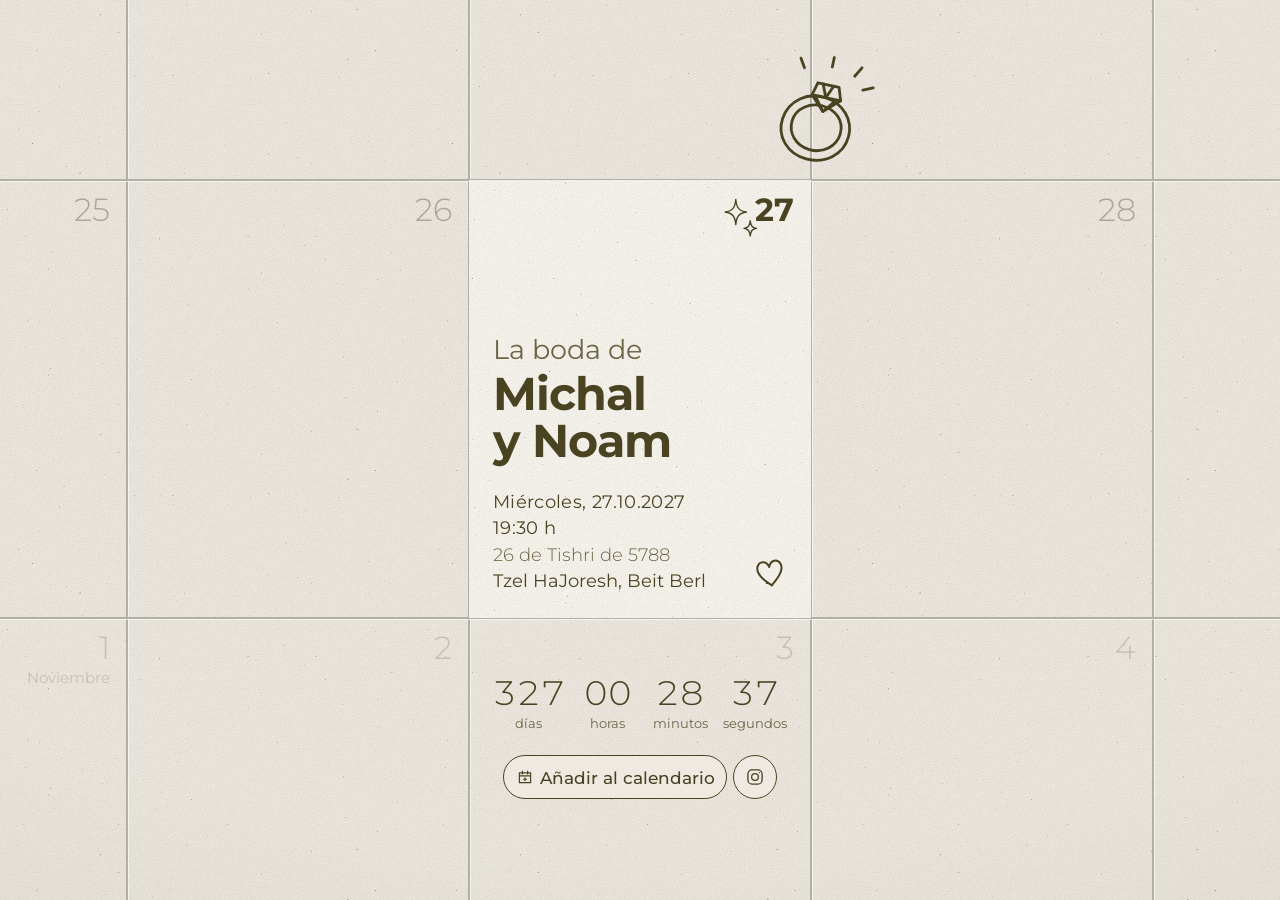
<file: es/index.html>
<!doctype html>
<html lang="es" dir="ltr">
<head>
  <meta charset="utf-8">
  <meta name="viewport" content="width=device-width, initial-scale=1, viewport-fit=cover">
  <meta name="theme-color" content="#ebe7de">
  <title>Michal y Noam – Save the Date</title>
  <meta name="description" content="¡Michal y Noam se casan! 27.10.2027 – reserva la fecha.">
  <meta property="og:type" content="website">
  <meta property="og:title" content="Michal y Noam – Save the Date">
  <meta property="og:description" content="Nos casamos el 27.10.2027. ¡Reserva la fecha!">
  <meta property="og:url" content="https://michalandnoam.com/es/">
  <meta property="og:site_name" content="Michal &amp; Noam">
  <meta property="og:locale" content="es_ES">
  <!-- Bump ?v= whenever the image changes: WhatsApp caches previews by URL -->
  <meta property="og:image" content="https://michalandnoam.com/assets/og-es.jpg?v=2">
  <meta property="og:image:type" content="image/jpeg">
  <meta property="og:image:width" content="1200">
  <meta property="og:image:height" content="630">
  <meta property="og:image:alt" content="Save the Date – La boda de Michal y Noam, 27.10.2027">
  <meta name="twitter:card" content="summary_large_image">
  <link rel="icon" href="data:image/svg+xml,%3Csvg xmlns='http://www.w3.org/2000/svg' viewBox='0 0 32 32'%3E%3Crect width='32' height='32' rx='6' fill='%23ebe7de'/%3E%3Ccircle cx='16' cy='19' r='8' fill='none' stroke='%234a4321' stroke-width='2.5'/%3E%3Cpath d='M12 9l2-4h4l2 4-4 3z' fill='none' stroke='%234a4321' stroke-width='2' stroke-linejoin='round'/%3E%3C/svg%3E">
  <link rel="preload" href="../assets/fonts/priestacy.woff2" as="font" type="font/woff2" crossorigin>
  <link rel="preload" href="../assets/fonts/alchemist-bold.woff2" as="font" type="font/woff2" crossorigin>
  <link rel="preload" href="../assets/fonts/alchemist-ultralight.woff2" as="font" type="font/woff2" crossorigin>
  <link rel="stylesheet" href="../styles.css">
  <script>
    // Hide the grid until the intro starts; never leave the page blank if main.js fails
    document.documentElement.classList.add('intro-pending');
    setTimeout(function () { document.documentElement.classList.remove('intro-pending'); }, 4000);
  </script>
</head>
<body>
  <main class="stage" id="stage" aria-label="Save the Date – Michal y Noam">
    <div class="paper" aria-hidden="true"></div>

    <div class="zoom" id="zoom">
      <!-- Calendar lines and day numbers are generated by main.js -->
      <div class="layer" aria-hidden="true">
        <div class="cell-frame calendar" id="calendar"></div>
      </div>

      <div class="layer">
        <div class="cell-frame">
          <section class="card" id="card">
            <h1 class="card__title">
              <span class="sr-only" lang="en">Save the Date</span>
              <!-- Drawing data for the canvas above, made by tools/handwriting.py: the glyph outlines,
                   and the pen strokes that trace them in writing order -->
              <svg id="script-source" viewBox="-40 410 6079 1698" style="display: none" aria-hidden="true">
                <path id="script-glyphs" d="M87 2029Q114 2029 144 2019Q307 1956 497 1707L507 1695Q523 1673 537 1648Q564 1608 578.5 1573.5Q593 1539 593 1480Q561 1497 531 1518L512 1531Q364 1633 243 1747Q38 1929 38 1989Q38 2029 87 2029ZM92 2068H87Q58 2068 29.0 2051.5Q0 2035 0 2005Q0 1954 38.5 1907.5Q77 1861 113 1828L116 1824Q201 1740 341.5 1623.5Q482 1507 587 1447Q551 1383 485.0 1352.0Q419 1321 347 1303L269 1282Q200 1269 139.0 1240.5Q78 1212 69 1144Q69 1066 139.0 962.0Q209 858 266 799L333 727Q386 675 454 612Q629 450 738 450Q776 450 791.5 471.5Q807 493 810.0 521.5Q813 550 813 573Q813 651 766 800Q657 1144 599 1164L596 1161Q576 1153 576 1137Q576 1128 623 1033L669 940Q714 849 752 702Q770 629 770 575V569Q770 513 731 513Q604 513 356 776Q263 876 216 940L203 957Q109 1074 109 1137Q109 1191 169 1217Q209 1234 251 1243Q261 1245 271.5 1248.0Q282 1251 296 1254Q577 1322 614 1426Q629 1422 665 1401Q781 1334 823 1334Q850 1334 850 1351Q850 1356 847.5 1364.0Q845 1372 839.5 1375.5Q834 1379 830 1379Q824 1379 824.0 1370.5Q824 1362 815 1362Q804 1362 630 1453Q632 1464 634.0 1470.0Q636 1476 636 1491Q636 1560 608.5 1611.5Q581 1663 548 1708Q468 1815 396 1882Q303 1975 213 2029Q150 2063 92 2068ZM825 1461Q838 1451 880 1375Q919 1306 923 1295Q894 1316 862.0 1370.5Q830 1425 825 1461ZM798 1530Q759 1530 759 1471Q759 1457 762 1446Q791 1351 861 1285Q909 1240 944 1240Q984 1240 984 1281L983 1284L974 1282Q965 1276 954 1276L944 1278Q965 1288 966 1303Q966 1323 964.0 1336.5Q962 1350 962 1380Q971 1447 1014 1447Q1026 1447 1041 1443Q1112 1417 1139 1342Q1145 1333 1149 1332Q1158 1332 1158 1341L1157 1345Q1142 1381 1115 1416Q1065 1479 1005 1479Q984 1479 953.5 1463.0Q923 1447 923 1375Q908 1390 887.5 1428.5Q867 1467 844.5 1498.5Q822 1530 798 1530ZM1196 1647Q1169 1647 1147 1600Q1122 1535 1122 1456Q1122 1345 1158 1257Q1175 1220 1196 1220Q1216 1220 1216 1242Q1216 1252 1207 1279Q1203 1290 1201 1299Q1180 1394 1180 1488Q1180 1556 1201 1600Q1219 1594 1235.0 1568.5Q1251 1543 1260 1522L1263 1518Q1275 1494 1280.0 1480.5Q1285 1467 1290.5 1453.5Q1296 1440 1305 1419Q1311 1404 1321.5 1372.5Q1332 1341 1342.5 1308.0Q1353 1275 1356.5 1257.5Q1360 1240 1365.5 1233.5Q1371 1227 1376 1227Q1385 1229 1389 1240Q1389 1282 1393.5 1298.0Q1398 1314 1420 1327Q1458 1345 1506 1345Q1541 1345 1561 1335L1568 1333Q1572 1333 1572 1336Q1572 1340 1569 1344Q1537 1368 1478 1368Q1391 1368 1368 1312Q1360 1326 1350 1354Q1333 1399 1333 1404Q1303 1495 1263 1584Q1235 1647 1196 1647ZM1584 1369Q1593 1369 1615 1349Q1657 1312 1657 1269H1655Q1639 1269 1607 1315Q1580 1350 1580 1363Q1580 1369 1584 1369ZM1574 1516Q1518 1516 1518 1433Q1518 1372 1561 1308Q1609 1243 1643 1243Q1676 1244 1677 1279Q1677 1283 1675.0 1307.5Q1673 1332 1610 1383Q1594 1395 1577 1395L1574 1394Q1561 1394 1561 1440Q1561 1461 1574 1479Q1637 1469 1739 1347Q1754 1332 1759 1331H1761Q1763 1331 1764.0 1332.5Q1765 1334 1765 1335Q1765 1338 1759.0 1346.0Q1753 1354 1745 1365Q1619 1516 1574 1516ZM2316 1722H2306Q2218 1716 2218 1572Q2218 1497 2246 1374Q2266 1287 2285 1227Q2351 1024 2397 927Q2398 911 2419 877Q2358 879 2234 922Q2154 950 2122 950Q2120 950 2116.5 950.0Q2113 950 2099.5 948.0Q2086 946 2086 926Q2086 879 2157 879H2160Q2174 878 2430 836Q2440 834 2459 799Q2544 643 2577 643Q2591 643 2591 657V661L2496 826Q2671 815 2698 815H2708Q2716 815 2733 813Q2924 815 2962 817Q3010 820 3074.5 826.5Q3139 833 3195.5 855.5Q3252 878 3252 902Q3252 918 3231 931Q3221 937 3212 937H3210Q3189 933 3189 921Q3189 915 3192 912Q3202 904 3202 896Q3202 889 3178 878Q3090 844 2975 837L2913 835Q2689 836 2516 859Q2480 864 2477.0 864.0Q2474 864 2443 936Q2285 1268 2259 1533Q2257 1552 2257 1571Q2257 1683 2314 1683Q2384 1683 2569 1376Q2592 1331 2607 1331Q2613 1331 2613 1336V1337Q2566 1437 2499 1542Q2496 1548 2420 1652Q2362 1721 2316 1722ZM2654 1261Q2687 1235 2757.5 1130.0Q2828 1025 2888.5 915.5Q2949 806 2954 765Q2940 772 2923 785Q2793 917 2682 1190L2673 1211Q2660 1237 2654 1261ZM2532 1578Q2514 1578 2514 1560Q2514 1528 2547 1429L2548 1428Q2580 1328 2638 1185L2688 1068Q2781 855 2889 768Q2929 732 2965 732Q2985 732 2985 760Q2985 796 2931 886L2914 918Q2896 954 2875 990L2844 1041Q2797 1126 2748 1195L2718 1234Q2709 1245 2700 1258Q2667 1300 2648 1300L2637 1299Q2629 1329 2618.0 1356.5Q2607 1384 2599 1414L2619 1398Q2687 1324 2731 1324Q2779 1324 2785 1366Q2790 1394 2790 1427V1444Q2790 1471 2791 1491Q2814 1489 2842 1461Q2875 1426 2927 1370L2948 1343Q2954 1334 2961 1334Q2971 1334 2971 1346Q2971 1358 2937.5 1399.5Q2904 1441 2872 1484Q2828 1544 2789 1544Q2765 1544 2745 1512Q2732 1490 2732 1443L2736 1363Q2642 1380 2560 1555L2555 1566Q2548 1578 2532 1578ZM2993 1369Q3002 1369 3024 1349Q3066 1312 3066 1269H3064Q3048 1269 3016 1315Q2989 1350 2989 1363Q2989 1369 2993 1369ZM2983 1516Q2927 1516 2927 1433Q2927 1372 2970 1308Q3018 1243 3052 1243Q3085 1244 3086 1279Q3086 1283 3084.0 1307.5Q3082 1332 3019 1383Q3003 1395 2986 1395L2983 1394Q2970 1394 2970 1440Q2970 1461 2983 1479Q3046 1469 3148 1347Q3163 1332 3168 1331H3170Q3172 1331 3173.0 1332.5Q3174 1334 3174 1335Q3174 1338 3168.0 1346.0Q3162 1354 3154 1365Q3028 1516 2983 1516ZM3798 1960H3793Q3725 1956 3725 1924Q3725 1913 3737 1913Q3744 1913 3752.5 1919.5Q3761 1926 3785 1926Q3820 1926 3855 1908Q3896 1888 3908 1881Q3909 1856 3910.0 1831.0Q3911 1806 3925 1721Q3969 1419 4036 1122Q4074 952 4126 801Q4144 721 4178 721Q4195 721 4195 752Q4195 770 4189 796L4182 827Q4100 1044 4053 1273Q4008 1462 4008 1508Q4008 1521 4012.0 1528.0Q4016 1535 4016 1552L4015 1567Q3979 1726 3973 1765Q3957 1845 3957 1852Q4057 1796 4202 1661Q4381 1493 4478 1354Q4606 1171 4643 966Q4649 923 4650 884Q4650 761 4581 659Q4480 544 4347 537Q4335 535 4276 535Q4215 535 4112 570Q4037 595 3945.5 656.5Q3854 718 3784.0 799.5Q3714 881 3710 961Q3756 971 3794 971Q3827 971 3854 964Q3874 960 3888 960Q3897 960 3905.5 961.0Q3914 962 3914 977Q3914 1010 3894.0 1021.0Q3874 1032 3847 1039Q3779 1057 3742 1057Q3687 1057 3664 1020Q3650 995 3650 964Q3650 918 3681 860Q3795 675 3984 580Q4136 499 4285 499Q4380 499 4498 545Q4600 585 4656 738Q4675 805 4675 877Q4675 913 4665 993Q4648 1129 4539 1310Q4477 1407 4451 1440Q4238 1710 3977 1883Q3860 1960 3798 1960ZM4685 1461Q4698 1451 4740 1375Q4779 1306 4783 1295Q4754 1316 4722.0 1370.5Q4690 1425 4685 1461ZM4658 1530Q4619 1530 4619 1471Q4619 1457 4622 1446Q4651 1351 4721 1285Q4769 1240 4804 1240Q4844 1240 4844 1281L4843 1284L4834 1282Q4825 1276 4814 1276L4804 1278Q4825 1288 4826 1303Q4826 1323 4824.0 1336.5Q4822 1350 4822 1380Q4831 1447 4874 1447Q4886 1447 4901 1443Q4972 1417 4999 1342Q5005 1333 5009 1332Q5018 1332 5018 1341L5017 1345Q5002 1381 4975 1416Q4925 1479 4865 1479Q4844 1479 4813.5 1463.0Q4783 1447 4783 1375Q4768 1390 4747.5 1428.5Q4727 1467 4704.5 1498.5Q4682 1530 4658 1530ZM5063 1722H5053Q4965 1716 4965 1572Q4965 1497 4993 1374Q5013 1287 5032 1227Q5098 1024 5144 927Q5145 911 5166 877Q5105 879 4981 922Q4901 950 4869 950Q4867 950 4863.5 950.0Q4860 950 4846.5 948.0Q4833 946 4833 926Q4833 879 4904 879H4907Q4921 878 5177 836Q5187 834 5206 799Q5291 643 5324 643Q5338 643 5338 657V661L5243 826Q5418 815 5445 815H5455Q5463 815 5480 813Q5671 815 5709 817Q5757 820 5821.5 826.5Q5886 833 5942.5 855.5Q5999 878 5999 902Q5999 918 5978 931Q5968 937 5959 937H5957Q5936 933 5936 921Q5936 915 5939 912Q5949 904 5949 896Q5949 889 5925 878Q5837 844 5722 837L5660 835Q5436 836 5263 859Q5227 864 5224.0 864.0Q5221 864 5190 936Q5032 1268 5006 1533Q5004 1552 5004 1571Q5004 1683 5061 1683Q5131 1683 5316 1376Q5339 1331 5354 1331Q5360 1331 5360 1336V1337Q5313 1437 5246 1542Q5243 1548 5167 1652Q5109 1721 5063 1722ZM5369 1369Q5378 1369 5400 1349Q5442 1312 5442 1269H5440Q5424 1269 5392 1315Q5365 1350 5365 1363Q5365 1369 5369 1369ZM5359 1516Q5303 1516 5303 1433Q5303 1372 5346 1308Q5394 1243 5428 1243Q5461 1244 5462 1279Q5462 1283 5460.0 1307.5Q5458 1332 5395 1383Q5379 1395 5362 1395L5359 1394Q5346 1394 5346 1440Q5346 1461 5359 1479Q5422 1469 5524 1347Q5539 1332 5544 1331H5546Q5548 1331 5549.0 1332.5Q5550 1334 5550 1335Q5550 1338 5544.0 1346.0Q5538 1354 5530 1365Q5404 1516 5359 1516Z"/>
                <g id="script-pen" fill="none" stroke="#fff" stroke-width="125" stroke-linecap="round" stroke-linejoin="round">
                  <path d="M597 1137 L640 1063 L693 947 L747 797 L777 687 L787 640 L790 543 L777 500 L750 483 L710 483 L647 503 L587 537 L507 597 L433 663 L267 833 L133 1010 L107 1060 L90 1110 L90 1157 L107 1193 L137 1220 L180 1240 L383 1293 L450 1317 L523 1353 L583 1407 L610 1447 L610 1543 L577 1627 L517 1717 L413 1840 L283 1960 L203 2013 L130 2043 L53 2043 L20 2013 L23 1967 L47 1923 L193 1770 L457 1550 L570 1473 L607 1463"/>
                  <path d="M607 1443 L783 1360 L810 1340"/>
                  <path d="M783 1360 L807 1383 L810 1400 L797 1443 L793 1480 L803 1487 L830 1477 L850 1460 L897 1377 L937 1347 L943 1317 L937 1283 L930 1277 L933 1263 L943 1257 L963 1260 L980 1277"/>
                  <path d="M810 1400 L850 1377 L867 1313 L903 1280 L927 1273"/>
                  <path d="M933 1353 L943 1370 L943 1403 L953 1433 L980 1457 L1003 1463 L1060 1450 L1093 1427 L1120 1397 L1127 1370"/>
                  <path d="M1117 1400 L1130 1403 L1153 1427 L1150 1460 L1157 1543 L1173 1600 L1197 1620 L1220 1613 L1247 1583 L1273 1530 L1310 1440 L1353 1307 L1370 1293 L1373 1250"/>
                  <path d="M1150 1423 L1157 1420 L1173 1360 L1177 1317 L1170 1303 L1193 1247"/>
                  <path d="M1367 1297 L1373 1297 L1407 1337 L1427 1347 L1470 1357 L1527 1353 L1553 1330 L1580 1320 L1627 1263 L1653 1257 L1667 1270 L1663 1303 L1647 1333 L1617 1363 L1587 1380 L1550 1380 L1530 1357"/>
                  <path d="M1170 1310 L1153 1317 L1137 1333 L1133 1353"/>
                  <path d="M1577 1320 L1580 1337 L1563 1373"/>
                  <path d="M1550 1380 L1540 1410 L1543 1470 L1560 1493 L1587 1493 L1630 1470 L1673 1433 L1760 1337"/>
                  <path d="M2117 923 L2173 903 L2197 903 L2343 867 L2427 857 L2443 860 L2473 837 L2483 797 L2547 693 L2580 653"/>
                  <path d="M2440 860 L2437 893 L2363 1057 L2277 1320 L2250 1437 L2240 1510 L2240 1627 L2253 1667 L2283 1697 L2323 1700 L2363 1683 L2413 1633 L2517 1493 L2527 1457 L2557 1397"/>
                  <path d="M2473 837 L2490 843 L2670 827 L2800 827 L2837 817"/>
                  <path d="M2507 1503 L2523 1510 L2550 1510 L2590 1440 L2613 1427 L2660 1380 L2707 1350 L2747 1347 L2760 1383 L2760 1453 L2770 1503 L2783 1513 L2813 1510 L2863 1467 L2917 1403 L2947 1347"/>
                  <path d="M2817 823 L2837 853 L2803 897 L2737 1010 L2640 1230 L2633 1277 L2620 1283 L2610 1313 L2590 1327 L2567 1373"/>
                  <path d="M2540 1510 L2543 1527 L2533 1557"/>
                  <path d="M2597 1433 L2590 1427 L2590 1410 L2617 1343 L2613 1317"/>
                  <path d="M2913 1407 L2930 1410 L2950 1430 L2957 1480 L2970 1493 L2997 1493 L3030 1477 L3063 1450 L3170 1337"/>
                  <path d="M2633 1273 L2647 1277 L2667 1270 L2730 1197 L2873 970 L2937 850 L2920 823 L2903 823 L2883 800 L2847 813"/>
                  <path d="M2947 1427 L2953 1423 L2963 1390 L2977 1377 L2983 1323 L3040 1260 L3063 1257 L3073 1263 L3073 1300 L3063 1323 L3007 1377 L2977 1380"/>
                  <path d="M2923 827 L2960 800 L2967 767 L2957 753 L2927 760 L2887 797"/>
                  <path d="M2957 803 L2977 827 L3087 837 L3183 863 L3203 873 L3220 897 L3217 913 L3197 923"/>
                  <path d="M4177 743 L4103 960 L4023 1280 L3987 1467 L3983 1560 L3940 1777 L3933 1823 L3937 1873"/>
                  <path d="M3893 980 L3860 997 L3777 1010 L3733 1010 L3693 993 L3683 983 L3683 937 L3700 880 L3727 833 L3773 773 L3850 697 L3910 650 L4057 567 L4130 540 L4213 520 L4327 517 L4383 523 L4470 550 L4543 593 L4593 647 L4633 720 L4657 800 L4660 937 L4653 990 L4637 1063 L4607 1150 L4537 1290 L4467 1397 L4340 1547 L4140 1740 L3980 1860 L3930 1873 L3920 1897 L3823 1940 L3767 1940 L3737 1923"/>
                  <path d="M4840 1277 L4823 1260 L4803 1257 L4783 1277 L4763 1280 L4727 1313 L4687 1370 L4663 1417 L4653 1463 L4653 1480 L4660 1487 L4697 1473 L4723 1440 L4757 1377 L4793 1353 L4803 1317 L4790 1273"/>
                  <path d="M4793 1353 L4803 1370 L4803 1403 L4813 1433 L4840 1457 L4873 1463 L4920 1450 L4953 1427 L4987 1387 L4997 1350"/>
                  <path d="M4977 1400 L4990 1400 L5003 1413 L4983 1553 L4990 1640 L5000 1667 L5020 1690 L5047 1700 L5070 1700 L5087 1697 L5123 1673 L5183 1603 L5273 1473 L5293 1437 L5307 1393"/>
                  <path d="M5290 1443 L5310 1443 L5323 1453 L5333 1480 L5347 1493 L5380 1490 L5443 1447 L5543 1337"/>
                  <path d="M5007 1403 L5027 1353 L5027 1310 L5047 1240 L5107 1067 L5180 903 L5187 860 L5173 857 L5090 867 L4943 903 L4923 903 L4863 923"/>
                  <path d="M5323 1453 L5340 1397 L5357 1380 L5367 1313 L5377 1300 L5417 1260 L5440 1257 L5450 1267 L5443 1317 L5393 1370 L5360 1380"/>
                  <path d="M5187 863 L5220 837 L5227 803 L5240 780 L5307 673 L5323 657"/>
                  <path d="M5367 1320 L5347 1323 L5330 1340 L5313 1380"/>
                  <path d="M5220 837 L5237 843 L5493 823 L5690 823 L5810 833 L5890 850 L5950 873 L5967 897 L5963 917 L5957 920"/>
                </g>
              </svg>
              <span class="lead">La boda de</span>
              <span class="names">Michal<br>y Noam</span>
            </h1>
            <dl class="details">
              <div><dt class="sr-only">Fecha</dt><dd class="details__date" data-field="date"></dd></div>
              <div><dt class="sr-only">Fecha hebrea</dt><dd class="details__hebrew" data-field="hebrewDate"></dd></div>
              <div><dt class="sr-only">Lugar</dt><dd class="details__venue" data-field="venue"></dd></div>
            </dl>
          </section>

        </div>
      </div>

      <div class="layer">
        <div class="cell-frame">
          <section class="below" id="below" aria-label="Cuenta regresiva y calendario">
            <p class="countdown" id="countdown" aria-live="off">
              <span class="countdown__unit"><b data-unit="days">000</b><small>días</small></span>
              <span class="countdown__unit"><b data-unit="hours">00</b><small>horas</small></span>
              <span class="countdown__unit"><b data-unit="minutes">00</b><small>minutos</small></span>
              <span class="countdown__unit"><b data-unit="seconds">00</b><small>segundos</small></span>
            </p>
            <p class="countdown-done" id="countdown-done" hidden></p>
            <div class="actions">
              <a class="action" id="gcal" target="_blank" rel="noopener">
                <svg viewBox="0 0 24 24" aria-hidden="true"><path d="M4.5 6.5h15v13h-15z M4.5 10.5h15 M8.5 4v4 M15.5 4v4 M12 13v4 M10 15h4"/></svg>
                Añadir al calendario
              </a>
              <!-- Our video on Instagram -->
              <a class="action action--icon" id="instagram" href="https://www.instagram.com/reel/DfuklPMMxH8X2rayLrC71EG9_t5o2ZGU-_Qkr00/"
                 target="_blank" rel="noopener" aria-label="Nuestro vídeo en Instagram">
                <svg viewBox="0 0 24 24" aria-hidden="true"><rect x="3.5" y="3.5" width="17" height="17" rx="5"/><circle cx="12" cy="12" r="4"/><path d="M17.2 6.8h.01"/></svg>
              </a>
            </div>
          </section>
        </div>
      </div>

      <div class="layer" aria-hidden="true">
        <div class="cell-frame doodles">
          <canvas class="script" id="script"></canvas>
          <!-- Engagement ring; its rays are a separate element so their glint is composited -->
          <div class="doodle doodle--ring">
            <svg viewBox="0 0 120 120">
              <path pathLength="1" d="M58 47c-17-2-33 9-35 27-2 17 11 31 29 32 18 1 33-11 34-28 1-16-11-29-28-31z"/>
              <path pathLength="1" d="M57 55c-12-1-24 7-25 19-1 12 8 22 21 23 13 1 24-8 25-20 1-12-8-21-21-22z"/>
              <path pathLength="1" d="M45 47l3-12h20l4 12-14 13z"/>
              <path pathLength="1" d="M45 47h27M53 35l5 12 5-12M48 47l10 13 10-13"/>
            </svg>
            <svg class="rays" viewBox="0 0 120 120">
              <path pathLength="1" d="M33 24l-5-8"/>
              <path pathLength="1" d="M58 18v-9"/>
              <path pathLength="1" d="M80 22l5-9"/>
              <path pathLength="1" d="M90 33l9-4"/>
            </svg>
          </div>
          <!-- Sparkles beside the title -->
          <svg class="doodle doodle--sparkles" viewBox="0 0 60 70">
            <path pathLength="1" d="M22 4c1 13 5 18 17 20-12 2-16 7-17 20-1-13-5-18-17-20 12-2 16-7 17-20z"/>
            <path pathLength="1" d="M45 38c1 8 3 11 10 12-7 1-9 4-10 12-1-8-3-11-10-12 7-1 9-4 10-12z"/>
          </svg>
          <!-- Heart beside the venue -->
          <svg class="doodle doodle--heart" viewBox="0 0 44 44">
            <path pathLength="1" d="M22 38C10 28 4 20 7 12c3-7 12-7 15 2 3-9 12-9 15-2 3 8-4 16-15 26-2-3-4-4-6-4"/>
          </svg>
          <!-- The two of us dancing, drawn on a canvas by main.js from #us-source -->
          <div class="doodle doodle--us"><canvas class="us" id="us"></canvas></div>
        </div>
      </div>
    </div>

  </main>

  <!-- Line data for the dancing couple (from Us.svg, cropped to the drawing). A canvas draws it in
       far more cheaply on phones than animating these long SVG lines would. -->
  <svg id="us-source" viewBox="726 170 468 741" style="display: none" aria-hidden="true">
    <path d="M930.5,312.21l-12.46,3.18-1.2-2.32c-3.07.88-6.41,1.87-8.83,3.35-.31,3.34-1.68,5.28-5.14,6.35-2.23.69-6.79.23-9.07-.35-.47-.12-.94-1.55-.99-2.01-.19-1.95,6.11,1.35,9.55-.73l-2.05-4.26c.59-1.21.73-2.03,1.13-1.11l2.52,5.01c.64-2.3,1.26-3.44,2.14-5.02l3.25-5.88c1.35-2.44,1.66-4.93,1.28-7.36.93-2.4,1.84-9.73.19-12.3-1.33-2.07-3.47-3.14-2.81-6.02,4.53,4.32,4.66,3.27,5.74,9.9.79-.15,2.09-1.32,2.38-2.16.48-1.4-.52-2.48-1.46-3.51l-5.53-6.09c-2.31-2.54-1.84-6.15-3.29-8.92-2.26-4.31-6.51-7.63-9.01-11.85-.71-1.2-1.53-2.4-2.43-2.7-1.59-.55-3.06,1-3.6,2.28-1.76,4.19,2.88,3.6,3.96,7.03.4,1.27-.22,3.57-.97,4.59-5.87,7.98,3.8,11.95,1.06,14.13-3.6-1.83-4.01-5.56-4.59-8.87-.98-5.61,3.39-6.05,3.23-8.62-.08-1.29-4.21-2.26-4.9-5.13-.6-2.52,2.36-7.97,5.73-8.76.44-3.71-1.92-8.16-6.18-9.46-8.05-2.45-16.94-3.49-25.28-2.05l-8.58,1.49c-.5.09-1.6.49-1.65.95l-.38,3.12c-4.52-5.16-10.91,4.43-13.11,7.97-2.83,4.56-3.18,9.13-2.24,14.26,1.58,8.62,2.28,17.23,4.32,25.86.52,2.18,6.51,10.86,7.3,15.75,2.16-.86,4.66-1.55,6.99-1.89-1.16,3.45-5.02,2.3-6.87,4.32l-2.53,2.77c-6.1-1.66-9.61,8.77-9.06,13.86,5.16-6.32,4.84-7.87,13.47-10.25,4.31-1.19,8.55-3.29,13-3.5,5.52-.26,10.55-.75,16.01-1.21l6.36-.53-5.07-2.7c-3.05,1.19-11.97.74-13.53-2.52,2.07-1.7,7.16,1.58,10.84.47-3.34-3.5-6.2-7.48-3.49-11.82.29,5.49,2.41,9.24,7.58,9.91l.05,2.91c1.7.51,8.29,1.71,8.51,3.92.33,3.35-9.81,2.98-11.76,3.04-2.43.07-5.02.78-7.47,1.04-2.77.29-6.12-.43-8.87.19-5.87,1.33-11.54,2.83-16.92,5.22-3.42,1.52-6.34,5.08-7.07,8.42-1.2,5.47-3.98,9.19-8.27,12.38l-10.09,7.51c-2.71,2.02-5.38,4.47-8.17,6.11-4.3,2.54-7.17,5.26-9.67,9.46-1.66,2.78-3.43,5.33-4.36,8.5-1.71,5.83-2.69,11.4-2.8,17.55-.12,7.07-1.68,13.99-1.38,21.07l.49,11.59.6,12.52.49,8c.32,5.24.42,10.24.13,15.49-.17,2.98-.02,5.68.45,8.72l8.7,1.05c4.2.51,7.96,1.17,12.54.42.23-4.24.46-7.91.03-11.73l-.9-7.92c-.64-5.66-2.04-11.2-3.69-16.64-.88-2.9-2.69-5.42-4.23-7.95-3.36-5.54-5.83-11.43-6.32-18.39,2.33,3.52,2.4,7.76,4.41,11.27l6.01,10.55c3.5,6.14,6.4,25.66,6.47,33.38l.19,19.61c3.44-3.8,4.39-7.77,6.1-11.91,1.97-4.77,3.27-9.57,4.08-14.74.39-2.45.13-4.81,2.34-7.01l-.67,5.44c-1.12,9.06-4.97,20.39-9.52,28.33-2.32,4.06-3.75,9.25-3.98,13.99l-.65,13.61c-2.26-3.59-.25-7.42-.72-11.13-.61-4.88,1.8-9.31,1.89-13.83.08-3.56-2.31-7.18-.5-11.78l-19.98-1.89c2.35,6.8,2.62,13.49,3.34,20.67l1.81,17.8c.89,8.8,2.63,17.05,4.96,25.53.47,1.72.53,3.26,1.74,4.35,2.75-5.35,3.85-10.42,4.23-16.15.06-.92,1.02-2.73,1.34-3.58.25-4.15,1.68-7.9,4.28-11.23,3.01-3.84,4.5-8.06,6.54-12.91,1.31,7.02-8.12,16.86-8.65,19.58-.42,2.16-.52,4.36-.78,6.56l-.7,6.09-.76-2.25c-.79,5.37-2.04,10.25-4.03,15.06l1.26,3.29-2.41-.66c-.38,11.47-1.98,15.15-.65,26.63.4,3.42.29,7.3,1.2,10.39,1.52,5.12,3.23,9.54,4.03,15.12,4.27-.32,8.41-1.88,12.31-4,4.17-2.26,8.45-3.95,12.51-6.46,3.4-2.09,7.14-4.41,9.96-7.19,7.38-7.29,14.75-13.84,23.17-19.94l8.96-6.49c2.8-2.03,5.63-3.5,8.46-5.6,6.29-4.65,13.66-8.8,20.57-12.42.65-.34,1.39-1.66,1.82-2.39l10.04-1.69-.66-5.17c-.03-.2.22-1.2.28-1.38.09-.28.94-.38,1.04-.1,1.27,3.64-.8,1.9,2.07,8.17.66,1.45-.19,4.53,1.34,5.82,9.51-4.75,22.64-7.21,32.49-3.62l6.24,2.28c-1.15-5.89-3.02-10.09-5.27-14.96-2.97-6.45-5.01-13.08-6.62-20.02l-4.15-17.85-4.7-24.64-4.13-24.07c-1.69-9.86-.92-19.59-.31-29.39.17-2.73-.41-5.52,1.83-7.77l-.7,12.23c-.28,4.94-.68,9.76-.31,14.6.18,2.33.12,4.87.51,7.07l3.63,20.39c3.34,18.78,5.32,30.39,10.1,48.97,1.6,6.22,2.92,12.04,5.59,17.94,2.33,5.14,7.71,15.74,5.89,20.75-.84.02-1.51-.2-1.67.12l-.83,1.65c-2.73,5.43-7.08,9.71-11.56,13.8-6.64,6.06-6.96,4.22-12.89,14l1.09,10.18c1.09,10.16,1.37,19.94,1.9,30.01l.92,17.61c.36,6.78.75,13.28.16,19.98l-1.32,14.86c-.39,4.37-.66,8.82-1.63,13.03l-3,13.01c-1.34,5.83-1.91,14.04-.55,20.05l1.44,6.35c.03.12-.9.98-.95.98-4.19-10.46-4.05-22.02-.99-33.13,1.88-6.84,2.89-13.34,3.48-20.36l1.48-17.63c.52-6.15.17-12.15-.13-18.3l-1.56-32.03-1.9-20.01c-.18-1.87-.29-4.76-.64-6.43-4.48-5.34-6.79-10.92-8.89-17.35l-5.2-15.92c-1.77-.06-5.3-.72-6.76,0-10.19,5.06-21.2,12.27-30.37,18.72l-17.01,11.98c-2.63,1.85-11.71,9.58-13.82,11.71-2.81,2.84-5.36,5.71-8.63,8.03-4.12,2.92-8.16,5.53-12.75,7.63l-11.41,5.23c-2.22,1.02-4.42,1.43-7,2.01l-.63,4.78c2.48,10.9,2.51,21.92-.8,32.85-.39-2.11-.07-4.38.18-6.74.76-7.12,1.03-13.93.07-21.26-2.37.75-1.76,2.74-1.74,4.58.07,5.05.35,10.03-.12,14.96l-1.57,16.68c-.46,4.84-.68,9.51.11,14.37l2.61,16.17c.28,1.76.92,3.23-.06,5.17-1.29-3.43-2.09-6.7-2.56-10.25l-1.7-12.76c-.49-3.69-.38-7.4-.02-11.08l1.58-16.29.28-16.4c.07-4.06,2.5-8.66,2.29-14.38-.24-6.4-2.68-11.9-4.1-18.08-2.94-12.79-1.96-25.99-.24-38.94-6.96-7.6-2.61-4.25-4.38-10.13-3.16-10.46-4.97-30.61-5.58-41.92-.26-4.7-1.42-17.1-5.2-19.97-.03-10.33.21-20.62-.29-31.04l-1.18-24.4c-.28-5.77.37-11.28.71-17.1l.53-8.93c.49-8.25,2.31-17.23,7.11-24.02,2.2-3.12,4.28-6.25,7.39-8.48l10.94-7.86c2.98-2.14,5.68-4.27,8.41-6.64,2.89-2.5,7.09-4.1,8.22-8.24-2.67-1.51.13-11.91.92-14.81.79-2.87,2.64-5.01,4.74-7.08-.69-5.08-.63-10.74-2.14-15.72-1.59-5.25-3.18-9.93-4.05-15.32-.84-5.25-1.8-10.28-1.63-15.7.18-5.65,3.43-18.85,8.49-21.98,11.3-7,29.2-9.32,41.92-6.6,12.39,2.66,11.1,5.64,13.68,14.87,1.12,4.02,4.46,6.55,7.13,9.56l4.21,4.75.39,8.02,6.99,8.34c1.56,1.86,2.81,4.6,2.07,7.12-.42,1.42-2.6,2.79-3.41,4.12-.93,1.54-.75,4.26-1.33,5.88l-1.32,3.67-2.45,6.68c2.76-1.68,14.05-3.78,14.18-2.92l.2,1.36c4.81-1,10.12-1.64,14.71-3.88l7.42-3.62c20.99-10.24,13.27-10.27,36.59-21.54,4.77-2.31,8.67-1.88,13.49-6.62,5.57-5.47,11.21-10.08,17.49-14.68,3.43-2.51,6.5-5.34,10.32-7.18,2.88-1.38,5.61-2.83,8.25-4.59,4.35-2.92,8.97-4.83,13.36-7.76l10.55-7.04c4.01-2.68,8.33-4.28,12.01-7.42,5.44-4.63,11.03-5.39,14.94-9.42l6.88-7.09c9.43-9.71,9.54-15.62,17.19-22.02,1.19-1,5.82-10.45,8.72-7.26.52.57.77.81.9.59.18-.3.67-1.15.83-1.36l1-1.32c.24-.32,1.29.2,1.36.61l.2,1.22c.04.23.28.95.36,1.16s.62-.25.68-.46l.32-1.21c.46-1.73,1.38-3.06,3.16-4.34l1.54,6.65c1.27-2.11,2.7-4.44,4.47-5.36.26-.14,1.53-.16,1.61.11l.38,1.32c.64,2.18,1.52,5.22,3.29,6.85l13.69,2.44c3.34.6,7.49.95,9.57,4.17,5.36,8.34,5.92,14.96,8.02,24.04.87,3.74,2.03,7.32,2.55,11.09l1.01,7.41c.8,5.82,0,11.76,0,17.57l-.02,12.19.51,14.3c.38,10.73-.1,16.42.62,27.16.56,8.27-.15,21.65-1.18,30.07-1.27,10.4-.32,13.44-2.44,25.89-3.49,20.56-4.55,16.19-8.74,31.85-.76,2.85-1.31,5.52-1.36,8.56-.19,11.7-.88,14.7,8.34,23.41.47.44,3.62,3.31,2.9,3.98l-1.04.95c-1.98,1.81.5,11.6-8.54,18.63l-10.82,8.41c-4.1,3.19-9.2,4.71-13.46,7.6-2.16,1.47-4.34,2.29-6.76,3.21l-12.71,4.82c-4.69,1.78-9.77,2.29-14.8,2.9l-6.87.84-1.63,3.76-.48-3.38c-3.84.88-.63,10.19-.7,16.18-.11,9.35-1.17,18.5-4.35,27.16-.93,2.53-2.33,5.04-2.87,7.7,3.3,3.93,7.15,7.21,12.15,8.14,10.98,2.02,21.9,3.91,32.93,3.2l14.4-.92c5.55-.36,11-.66,16.69-.06,2.5.27,9.84,3.14,9.42,3.39l.9-.52c6.48-3.53,6.1-8.18,13.75-9.29-1.17-2.63-2.53-5.51-2.7-8.4l-1.04-17.41c-.89-15,2.64-16.62,2.67-31.58-.54.15-.95.27-.6.17-.52,1.54-1.24,2.29-1.78,2.94-1.41,4.85-3.16,9.54-5.82,13.9l-.94.09c5.63-14.73,11.32-28.05,6.74-44.41-3.13-11.19-13.61-16.24-8.84-20.63,1.15,1.71,2.42,3.56,3.75,5.11,3.83,4.45,5.52,9.92,8.05,15.17,3.25,6.74,3.31,14.15-.53,20.78l.18,1.2.18,1.19.53-.55.28-.91.89-2.86c1.31-2.8.11,6.69.1,7.37-.21,7.99-1.75,15.34-2.74,23.11-.94,7.44.86,14.88.79,22.38-.08,8.7,3.01,10.24,3.93,12.58,1.33,3.37-5.98,3.94-6.64,4.24-2.26,1.02-6.19,4.43-6.44,6.84-1.71,16.1.27,14.21-4.29,31.67-5.34,20.46-6.54,52.27-11.26,75.73-1.13,5.63-6.12,25.85-8.07,30.93-2.17,5.64-4.04,11.81-4.93,18.13l-1.64,11.74c-.04.31-.34.96-.41,1.16l-.31.81-.31.78-.31.79-.39,1.02c-.41.32-.73.57-.79.22l-.41-2.55c.1-1.29-.2-.15-.43.84-3.29,17.12-11.64,30.79-20.56,45.47-1.7,2.8-4.16,5.38-5.2,8.52-1.6,4.84-2.02,9.73-3.04,14.79l-6.13,30.41c-.81,4.01-1.18,8.04-2.63,11.85-2.98,7.79-6.1,15.23-8.1,23.35-3.2,12.99-8.83,18.46-9.82,24.16-.24,1.36,1.35,1.85,2.45,2.07l6.58,1.31c1.75.35,3.85,1.36,4.37,3.06.24.8.35,2.14.22,2.73-.13.59-1.46,1.33-2.1,1.39l-21.35,2.01c-5.42.51-11.06,1.04-16.41.27-7.57-1.09-14.69-2.4-22.14-4-3.16-.68-6.36-2.28-9.14-3.86-2.77-1.59-4.25-4.77-5.75-7.29-4.3,3.23-1.93-13.7-1.7-14.94,1.42-7.66,2.69-15.42,5.72-22.52l6.29-14.76c.77-1.8.99-3.33.67-5.45l2.6-3.75c1.1-3.96,2.39-7.28,4.3-10.83,6.92-12.94,7.65-22.51,8.87-36.56.07-.85-1.44-2.28-.7-3.27,2.47-3.33,2.99-6.93,3.63-10.92l2.36-14.75,2.31-20.42,2.09-40.02.39-6.88c.54-9.55.9-18.93.6-28.59-.3-9.62,1.64-2.04-1.72-15.47-3.72-14.9-5.61-31.3-1.53-46.15,1.57-5.7,4.22-10.78,6.26-16.3,4.9-13.23,3.51-1.87,2.3-14.11-1.41-14.26-2.88-10.39-2.91-27.59l-.05-27.69c-.02-12.09-3.02-12.16-3.16-17.42,0-.24.39,0,.92.24,5.84,2.73,10.2.29,15.13.29l.33,1.32c.05.21-.83.97-1.09.99l-8.38.86c-.93.1-2.37-.18-3.78-.24,3.55,16.61,1.15,34.09,2.43,52.24.42,5.93,2.38,13.36,2.46,18.73,0,.54.61,1.47.76,1.72s.79-.82,1-1.14c3.39-5.21,7.23-10.68,9.32-16.64,1.68-4.8,4.23-4.66,5-5.69,1.99-2.65,3.75-7.85,3.74-11.27-.02-10.77,2.79-19.77,2.48-24.53-.27-4.15-1.42-8.87.88-12.88.9-1.57,2.86-1.44,2.22-1.67-2.08-.76,1.17-13.31,1.7-15.44l5.92-23.47c3.27-12.98,4.3-26.16,5.28-39.53.35-4.73.67-9.18,1.34-13.74l1.33-9c.34-.16.76-.43.77-.27.02.25.09,1.09.07,1.34l-.65,7.58-2.78,32.61c-.9,10.55-2.93,19.95-5.91,30.26-2.38,8.25-4.83,19.2-6.65,26.99-.09.41.22,1.65.36,2.33-.65.95.37-.21.83-.79l7.14-23.42c3.32-10.89,8.21-20.87,10.55-31.89l4.28-20.18c.96-4.53,5.79-10.52,5.58-8.17-.31,3.32-1.03,1.02-2.95,5.51-4.59,10.76-3.55,20.37-6.41,27.38-4.01,9.81-6.56,19.59-9.71,29.62l-6.45,20.6c-3.77,3.96,21.43-2.57,22.02-2.8l9.17-3.58c3.52-1.38,6.85-2.98,10.11-4.87,4.36-2.53,8.94-4.54,12.95-7.56l6.99-5.27c8.31-6.27,7.62-8.8,9.22-19.28-9.02-9.29-10.46-10.92-10.48-24.34,0-4.46.39-8.69,1.83-12.96l5.6-16.6c4.17-12.38,6.04-36.61,3.89-50.51-.16-1-.04-1.14.63-.38l1.25,2.77c1.14-9.33.41-18.59.29-28.27l-.27-22.22c-.13-10.58-.63-20.9-.15-31.51.18-4.14.26-7.81-.39-11.9-1.02-6.4-2.21-12.46-3.79-18.78-1-4.03-1.14-8.49-3.16-12.06-.56-.98-1.52-1.99-1.81-3.07-2.22-8.1-5.31-7.58-14.56-9.64-2.29-.51-.76,2.59-4.38,1.77-11.99-2.72-7.25-13.4-11.6-10.56-1.8,1.17-2.03,4.26-1.58,6.04,1.01,3.96,3.87,2.89,3.76,6.35-.03,1.07-5.43-.52-7.57-11.26l-.23-1.17c-.04-.2-.35-.71-.47-.55-1.73,2.15-1.98,7.15-1.89,10.39.09,3.18,5.49,4.91,4.54,5.92l-.97,1.02c-.26.27-.53,1.39-.6,1.89-.06.47-.84.48-1.64.28-6.65-1.68-6.91-10.51-8.01-16.52-4.55-1.88-4.84,11.05-3.16,12.67,7.62,7.38,15.95,7.05,20.92,10.66.53.38,1.19.78,1.62.61,4.74-1.85,10.11-3.68,15.33-3.46,2.51.11,2.81,4.19,1.38,5.76-1.65,1.82-3.72,3.23-5.87,4.71.34,5.91.41,11.69.1,17.58l-.96,17.76c-.58,10.82-.92,21.27-.61,32.08.65,22.87,6.08,22.65-1.74,43.33-1.64,4.33-3.18,7.74-4.1,12.08-2.11,9.86-1.24,13.48-4.5,23.64-3.38,10.55-13.82,10.57-5.24,30.44,2.92,6.76-.02,13.38-.58,12.48,0,.01-.36-.38-.6-.63.92-4.18.71-7.96-.89-11.77-2.34-5.56-3-11.23-3.11-16.98-.42.68-.8,1.3-.85,1.42l-2.56,6.66c-.09.22-.44.96-.54,1.18s-.77.36-.74.13l.2-1.39c.02-.15.19-.62.26-.83l4.41-12.95c.59-1.72,3.19-8.09,4.55-9.15l.74-.58c.18-.14.26-.11.5-.06.23.05,0,1.29-.17,1.56-2,2.98-3.98,7.41-5.19,11.17.31.62.7,1.44.32.65l6.14-8.74c1.79-2.55,2.87-6.49,3.71-9.82-1.62-2.24-4.24-4.47-4.6-7.41-.7-5.68,2.86-11.91,5.5-9.77l1.1.89c.31.25,1.89-6.34,3.15-9.59,10.65-27.52,3.24-17.23,2.78-46.6-.09-5.4-.19-10.56.09-15.98l.61-11.63.38-11.12c.18-5.22,2.07-22.9.36-27.29-.12-.3-.64-.14-1.26-.09-5.64.49-10.09,3.12-14.89,5.81-5.13,2.88-10.12,5.55-14.98,8.91-4.41,3.05-8.98,5.65-13.7,8.33-1.17.67-2.58,1.3-3.49,2.09l-5.11,4.41c-5.62,4.85-10.99,9.58-17.05,13.92-3.18,2.28-5.57,5.37-8.36,8.26-2.41,2.5-3.91,6.04-6.55,8.39-3.05,2.73-6.41,4.93-9.69,7.41-9.03,6.83-16.75,8.44-18.91,10.49-4.89,4.65-9.95,8.37-15.28,12.43-3.82,2.91-7.22,5.69-11.82,7.51-6.06,2.39-8.13,6.24-14.58,9.03-.3,6.01-2.45,11.66-5.11,17.22l-2.06,4.31-.09.76c-.2,1.65-10.11-1.68-15.33,4.51l-4.81,5.7c-2.47,5.64-5.04,10.7-8.04,15.64-.8-.19-1.27-.37-1.34-.16l-.52,1.53c-.26.76-.93,1.99-1.02,2.65-.95,7.31-5.35,13.27-6.14,16.6-1.05,4.39-4.14,14.84-7.49,18.53.27-3.06,1.82-5.77,2.96-8.76l.31-.81,1.09-2.87.3-.79.33-.9-.78-.12c-3.07,4.55-5.79,8.81-8.04,13.88-.71,1.59-1,3.58-2.12,5.26.16-6.54,3.48-13.21,7.58-18.02l.78-.92c2.48-2.91,9.33-15.71,9.63-19.85l-1.34.23c-1.14.19-.43.33-1.75.1-.33-.06-.77-.89-.73-1.46l.09-1.09c0-.05.46-.33.52-.33h1.01c2.08-.04,2.78-.14,3.6-2.27l.5-1.31c.18-.06.84-.29.55-.19l.88.84c2.09-7.54,3.8-7.66,6.58-14.67,1.13-2.85,3.29-4.67,5.13-6.91,2.32-2.82,4.03-5.04,7.98-6,3-.73,6.33-.34,9.71.57-1.11-6.1,4.89-12.7,4.98-17.92l.15-8.85,1.44-14.37,1.15-18.01c-2.85,0-17,7.74-18.2,8.61l-9.99,7.24c-2.22,1.61-4.78,2.94-7.34,4.08-5.41,2.43-11.23,6.62-16.19,7.58l-5.94,1.15ZM1122.41,196.54l-2.24-5.81-1.28-8.58-1.95,2.96,2.65,9.34,2.84,2.08ZM1057.19,272.82c4.51-6.06,8.73-11.72,14.36-16.27l15.31-12.37,11.24-9.71c1.16.7,9.37-4.44,10.46-5.22,5.33-3.84,10.71-6.87,16.4-10.12l6.02-3.44c3.31-1.89,7.75-2.79,11.44-4.04.35-.12.92-1.14,1.29-1.12l1.75.11c1.93.12,4.71-1.73,4.65-4.05-4.96-2.46-22.33,7.15-23.86,4.23-.18-.33.08-1.4.45-1.5l3.57-.94c-7.89-3.42-14.1-4.59-20.41-10.83-.33-2.39-.33-5.32-.33-8.21-4.37,2.1-6.54,6.13-8.8,10-5.59,9.58-5.28,8.66-12.85,16.35-2.7,2.74-5.03,5.72-8.42,7.46-3.28,1.69-6.73,3.32-9.59,5.56-3.36,2.63-6.34,4.99-10.3,6.84-1.47.68-3.96,1.67-5.13,2.63-5.28,4.39-10.64,7.28-16.55,10.57-5.46,3.04-10.29,6.97-16.27,9.14l-19.09,14.77-4.65,4.74c-2.34,2.38-4.94,3.74-7.92,5.68-.25,2.36-.47,5.22-.66,7.87l-1.39,19.35c-.23,3.21-1,6.2-.6,9.56,5.34-4.72,10.05-8.19,15.97-10.94,3.94-1.83,7.31-4.31,10.7-7.03l15.69-12.61c2.9-2.33,7.06-2.76,10.18-4.66,6.01-3.64,11.44-7.69,17.35-11.83ZM845.65,310.81l-2.44-5.42c-.42,2.01.06,5.81.78,7.6.15.37,1.97.24,1.93-.16s-.09-1.62-.27-2.02ZM1133.7,348.62l.99-4.4,1.49-6.59-3.35,1.17c-2.6,2.64-2.21,6.85.87,9.83ZM1036.14,812.9c-.48,2.3-.74,4.33-1.47,6.46-2.36,6.87-6.18,13.1-8.04,19.98-1.26,4.65-2.01,8.76-3.09,13.83l7.39-4.38c7.08-4.19,8.45-7.62,12.8-14.53.08-.13.53-.48.58-.34.06.14.35.7.29.83l-.86,2.05c-7.78,18.53-20.2,14.82-21.04,22.17l-.65,5.67c1.99-.31,2.54,1.02,2.85,2.66l4.78.06c14.24.18,27.78-.8,42.12-2.69l2.23-7.84c3.68-12.95,5.59-11.12,11.31-20.19l14.57-23.09c4.33-6.86,6.33-12.32,7.17-20.52l1.62,1.97c2.57-8.91,2.46-19.68,5.83-28.38,1.61-4.14,4.7-7.5,6.88-11.31l8.51-14.86c3.17-5.54,6.1-10.96,7.67-17.28l3.32-13.44c.06-.24.6-.79.75-.71l.91.5,2.06-14.75c.61-4.33,2.15-8.37,3.55-12.49,5.64-16.64,11.89-43.14,13.64-60.5l1.11-11.07,1.22-9.69c1.11-8.84,2.27-17.54,4.57-26.13,1.77-6.6,3.24-12.81,3.65-19.65l.73-12.2-5.98,1.02c-4.75-2.51-9.28-3.22-14.51-2.96l-29.79,1.47c-7.12.35-13.78-1.33-20.72-2.22-7.31-.94-13.64-3.53-18.55-9.42l-1.74,2.11.07-3.88c0-.24-.13-1-.16-1.21-.03-.21-1,.59-1.09,1.07-1.24,6.7-7.19,13.7-10.58,19.85-4.78,8.68-8.23,17.63-11.18,27-4.03,12.79-1.34,32.1,2.21,45.24.44,1.61,3.43,16.75.91,16.43.1,2.78.05,5.83,0,8.78l-.37,16.78-.49,9.42-.51,12.74-.96,15.47c-.26,4.13-.24,8.07-.68,12.2l-2.05,19.23c-.59,5.51-2.28,10.59-2.31,16.37,11.71-14.47,5.85-6.06,11.03-18.49l4.43-10.63c3.51-8.42,8.86-15.32,8.7-26.59-.13-9.44-.39-18.51.18-28.01l.43-7.06c.43-7.14-.33-14.04-.67-21.25l-1.16-24.88-.28-12.33c-.02-.84.92-2.39,1.56-2.78l.6,18.41.46,7.16,1.11,20.52c.34,6.28.05,12.47-.09,18.69l-.39,17.86c-.13,6.09.39,12.07-.13,17.96-1.15,12.89-5.53,16.26-9.51,26.23l-5.06,12.68c-2.56,6.42-9.27,10.58-11.74,17.27-4.12,11.16-2.67,27.41-9,40.95-1.15,2.45-2.45,4.62-3.32,7.43,9.24-6.82,14.4-23.88,22.56-33.71-.62,5.2-4.23,9.3-6.78,13.8l-8.02,14.18c-3.35,5.93-12.45,12.5-13.38,16.94ZM939.62,568.3c1.06-2.73,2.31-5.22,4.69-7.19l9.36-7.78c3.9-3.24,6.74-7.05,9.38-11.69-2.03-2.15-4.58-2.5-7.34-2.99-7.66-1.36-15.02.33-22.46,2.34l-6.55,1.76,4.59,13.81c1.34,4.04,3.55,7.77,6.09,10.83,1.04-.68,1.03-.82,1.19-.59l1.05,1.5ZM1083.67,873.14c2.19-8.28,6.18-12.27,8.43-19.29,2.91-9.09,5.33-18.11,9.06-26.82,2.56-5.98,3.62-12.6,4.4-19.57l-3.59,6.18-16.19,26.27c-2.54,4.13-6.23,7.46-7.97,12.02-.83,2.17-4.57,13.17-3.61,14.61,2.27,3.42,5.98,5.51,9.47,6.6ZM1065.43,882.79l10.14-.49,20.41-1.81c.54-.05,1.77-.84,1.45-1.04-.21-.14-1-.82-1.32-.88l-8.84-1.75c-12.08-2.4-13.69-9.76-16.02-9.42-10.41,1.5-27.81,3.13-37.93,3.03l-8.05-.09c1.84,7.36,16.14,9.06,22.56,10.14,5.82.98,11.48,2.62,17.6,2.32Z"/>
    <path d="M1090.39,363.83l3.26-3.22-2.55-6.66c-2.15,1.42-3.24,2.14-5.02,2.73l-4.53,1.48,2.46,10.24.33-4.91c.96,1.22,1.61,3.07,1.55,4.54-.07,1.57-1.21,3.01-3.06,3.66l-2.65-12.91-4.63,2.94c-.51.32-1.25,1.57-1.14,2.13.13.67,1.31,1.45,2.06,1.77l1.67.71c.44.19.08,1.88-.4,1.96-1.32.23-4.36-.92-4.92-2.22-1.27-2.95.7-5.77,3.02-7.19l4.04-2.47-1.85-8.43c-.1-.45.43-1.68.8-1.84l1.54,3.05c2.29-3.39,4.57-6.93,7.69-9.79,2.59-2.38,4.37-4.85,6.6-8.04.28,3.7-2.15,6.25-4.47,8.51-3.55,3.47-6.63,6.97-9.7,11.02l.89,7.28c3.16-6.11,5.61-7.16,10.48-14.49l5.11-7.7c1.77-2.66,2.11-5.71,3.03-9.04,3.04,2.62-2.69,11.12-3.96,14.36l5.96-4.58c9.93-7.64,18.6-15.44,21.78-28.25l-9.26-4.3c-.43-.2-1.25-1.05-1.28-1.46-.03-.41.31-1.17.56-1.56l7.69,3.49c4.26,1.93,8.43,4.65,11.76,7.93,4.45,4.38,5.85,16.78,1.96,21.52-.1-14.85,1.59-16.2-10.56-24.91-1.15,10.77-12.88,23.14-21.08,28.5l-6.86,4.48-.26-.61c-.08-.19-.43-.82-.54-.68l-.68.87c-1.11,1.42-1.82,2.58-1.15,4.38l-2.99,2.99c2.44-.18,4.68-.08,6.62-.59,21.05-5.61,29.18-26.15,30.13-26.03l.79.1c.22.03-.09,1.01-.19,1.22-6.39,13.66-20.27,26.71-36.2,27.71l3.05,8.62,9.19-5.39c2.69-1.58,5.11-3.78,7.68-5.62,6.39-4.56,11.05-10.23,16.02-16.5-1.78,6.79-6.76,11.17-11.65,15.28l-4.82,4.05c-4.95,4.16-10.25,6.79-16.39,10.19l.33,6.65c-.06.71-1.64,1.3-2.49,1.68-2.21.98-5.3,1-5.98-2.19l6.33-.35c.45-1.02.51-3.79.22-4.35-1.62.35-1.86.49-3.34.24Z"/>
    <path d="M896.01,890.62l-1.58.63c-.38.15-.78-1.28-.78-1.69l.02-3.88c.04-7.14,2.01-10.48,2.43-17.26-3.6-10.05-6.38-20.01-7.63-30.78l-4.96-42.69-4.23-42.75c-1.36-13.7-3.16-26.82-5.59-40.33l-1.41-7.82c-1.24,4.56-2.55,8.43-4.95,12.24l-5.11,8.12-11.07,21.54c-1.79,3.49-3.82,6.62-5.49,10.13-4.68,9.81-9.83,16.49-13.75,25.49l-13.1,30.13-8.51,20.8c-3.81,9.3-7.14,18.42-9.52,28.2-.9,3.69-2.37,6.88-4.25,10.12-1.81,3.14-4.01,8.58-5.55,9.04-1.29-2.25-2.46-2.77-4.5-3.68l-6.03-2.69c-.08,10.76,6.08,11.34,12.73,18.21,3.28,3.39,4.84,8.11,3.66,12.5-4.55,1.57-6.41-.85-12.92-.07-6.21-1.91-12.36-3.29-18.98-2.94-7.55.4-14.37-2.02-19.29-7.94l-4.74-5.7c-1.04-1.25-4.03-1.84-5.04-3.17-4.2-5.57-5.66-9.86-1.87-15.82l8.1-12.77c1.06.82,1.39,2.46.77,3.49l-8.39,13.88c-1.74,2.87.5,7.88,3.08,9.43,2.47,1.48,4.87,2.96,6.31,5.29,4.71,7.65,12.43,11.01,21.29,10.46,4.25-.26,9.26.51,13.32,1.68,8.26,2.38,6.26.54,16.2,2.08,2.13-5.53-4.06-10.71-8.18-13.57-4.78-3.33-7.72-7.82-8.17-13.8-.2-2.61-1.33-3.91-3.44-5.21-3.39-2.09-6.64-4.23-10.5-5.49-7.44-2.43-17.89-4.93-22.79-10.78-.14-.17.04-1.55.2-1.44l1.06.74c4.83,3.34,10.38,5.66,16.19,7.11,8.42,2.09,15.24,6.48,22.27,11.45,2.63,1.86,6.1,2.77,9.11,4.26,4.87-6.75,8.06-13.93,9.96-21.95,1.89-7.97,4.75-15.31,8.3-22.64,2.45-5.06,4.42-9.96,6.38-15.16,2-5.33,4.55-10.14,6.77-15.4l9.87-23.42,9.96-18.19c2.34-4.27,4.62-8.19,6.87-12.47l6.13-11.63c3.19-6.06,6.15-11.46,9.86-17.4,3.25-5.19,7.39-11.99,6.56-18.4l-3.49-26.91-3.59-20.03c-.8-4.44-2.4-8.25-4.7-12.05-1.81-2.97-1.89-7.18-3.26-10.53l-5.82-14.18c-.44-1.06,0-3.53.19-4.62h.77c.16,0-.26.99-.21,1.14,2.84,9.62,5.2,10.04,7.74,20.95.85,3.64,2.55,6.82,4.15,10.25,4.64,9.91,6.85,34.94,8.75,46.2l3.75,22.27c2.35,13.98,4.38,27.45,5.8,41.66l4.39,43.71,2.52,22.75c1.91,17.25,4.29,33.76,9.83,50.33l-2.13,14.66c-.07.47-.15,1.74.17,2.02,1.43,1.28,3.98-.36,4.89,1.22l.65,1.11c4.94-.18,10.92-1.95,15.89-3.58,4.66-1.52,9.23-2.5,13.49-4.38,4.38-1.94,8-3.93,12.15-6.45-3.11-1.62-8.66-.56-8.3-3.28,1.63-12.08-3.18-6.6-4.32-14.76l-1.86-13.34c-1.05-7.53-.74-14.9-1.23-22.35-.39-5.98-5.12-10.98-4.84-17.49l4.74,11c.02-11.89.49-22.58,1.18-34.08.18-3.02.18-7.27,2.14-9.15.64-.61.49-2.45.45-3.1l-.06-.88c-.01-.16.51.15.61.27l.53.71c.68-2.59-.94-5.33,1.81-7.41l-.14,12.97c0,.3-.8,1.38-.89,1.2l-.85-1.76c-1.5,1.06-2.42,3.51-2.16,5.63.44,3.64-.03,7.11-.24,10.77-.56,9.7-.22,19.11-.1,28.84.02,1.54.67,3.7.59,4.94-.54,8.45.15,16.29,1.45,24.56.65,4.13.5,8.43,2.36,12.21.54,1.08,2.96,2.57,3.06,3.84l.55,6.84c3.33.58,6.64,1.13,9.51,2.35,7,2.97,17.01,6.18,24.5,7.78,3.04.65,6.45,1.96,9.45,1.7,4.18-.37,12.42-.32,12.75,4.91.14,2.16-1.71,3.29-3.92,3.44-5.36.36-10.08,3.75-20.47,3.64-4.67-.05-8.57,1.13-13.04,1.96l-26.22,4.89c-5.39,1.01-10.7,1.46-16.17,1.22-1.71-.07-3.47-1.54-4.89-2.15-4.81-2.06-11.93-3.46-10.68-7.93,2.48,2.21,5.01,3.38,8.29,4.42,1.94.61,4.24,2.55,6.27,2.84,7.24,1.06,13.94-.5,20.91-2.01,7.36-1.59,17.76-2.7,22.67-3.98,13.14-3.42,13.79-.75,26.8-4.12l8.32-2.16c-2.55-2.78-5.12-1.64-7.84-1.68-7.58-.12-13.13-2.2-20.03-4.17-6.02-1.72-12.05-3.39-17.63-6.32-7.49,5.92-16.52,9.79-25.65,12.13-9.63,2.47-12.89,4.99-24.4,3.48Z"/>
    <path d="M1125.01,854.83l-.88,4.77c-.93,5.06,4.9,6.67,3.56,8.66-1,1.49-16.72,2.95-19.56,3.32l-16.62,2.16c-.56.07-1.76-.03-2.21-.18s-.52-1.22-.44-1.8c2.95-.45,6.11-.81,9-1.42,10.8-2.28,15.54-1.42,26.31-3.95-2.08-4.68-2-8.36-.26-13.03.34-.91-1.51-2.47-2.01-3.31-3.23-5.42-5.1-11.27-6.94-17.31-1.51-4.96-3.08-9.61-4.9-14.43-1.69-4.48-2.15-9.26-.17-13.6-.22,6.51,1.44,11.91,3.3,17.82l5.2,16.45c1.21,3.81,2.83,7.29,5.03,10.57l2.51,3.73c2.05,3.04,10.06,5.13,13.6,5.63l7.47,1.07c.96.14,2.13,1.49,2.34,2.32.21.84-.3,3.05-1.11,3.36-6.21,2.4-12.53,3.98-19.09,2.97-2.77-2.59,14.45-2.85,17.54-5.78-4.32-1.36-19.76-2.43-21.69-8.03Z"/>
    <path d="M746.3,853.01c-.63-5.47.65-10.33,2.1-15.05,1.39-4.49,4.26-8.14,6.53-12.25,4.66-8.43,7.67-17.38,10.5-26.57l3.64-11.8,4.63-17.15c2.14-7.93,5.96-14.97,9.84-22.16,4.08-7.56,5.86-15.04,11.42-20.4.37-.35,1.3-.49,1.7-.49s.42,1.53.08,1.84c-6.36,5.71-8.43,14.84-13.69,24.27-3.38,6.06-5.97,12.08-7.76,18.94-4.2,16.14-8.4,31.86-14.46,47.49-2.04,5.25-4.5,9.89-7.56,14.54-1.46,2.22-2.41,4.74-3.27,7.3l-3.7,11.49Z"/>
    <path d="M928.33,753.44l-1.49-6.7c-.07-.31.08-1.27.14-1.57.67-2.98,3.93,9.25,6.03,9.95,4.35-9.82,4.27-10.35.31-19.83-3.05-7.3.22-6.77-4.7-12.3.14,3.01.36,4.78.85,7.95l-.8.74-2.62-14.27c-.74-4-2.78-10.25-1.15-13,.11-.19.6.62.62.87.64,6.25,1.93,13.45,6.08,18.6,1.31-2.38,2.73-4.61,4.24-6.56,3.55,3.58-6.29,5.55-1.13,16.87,1.86,4.08,4.25,8.89,3.31,13.65l-1.71,8.65c-.19.98-1.79,2.65-2.42,3.62-.95-1.97-1.88-3.78-3.08-4.6.02,2.29.06,3.28-.12,4.81-1.2-2.27-1.81-4.32-2.37-6.88Z"/>
    <path d="M1058.26,457.02c-.09,1.94-.31,15.57-2.36,15.9l1.22-24.67c.22-4.41-.06-8.92.6-13.21l2.77-18.12c.73-4.78,1.84-9.41,4.05-13.67,3.9-7.51,7.51-18.46,8.06-26.88.16-2.53.2-4.9,1.52-7.25,1.77,9.02-3.24,24.55-7.2,32.73-2.23,4.59-3.83,8.88-4.49,13.97-.98,7.53-2.84,14.86-3.22,22.45l-.6,11.67-.34,7.07Z"/>
    <path d="M1083.11,475.19c-1.74-.72-2.58-2.34-3.22-4.18l-1.53,1.15-.51-10.11c-.28-5.59-1.22-10.99-2.18-16.54-3.32-19.17-3.05-38.86,5.57-56.52.17-.36,1.01-.98,1.37-1.12.45-.17,1.13,1.33,1.08,1.86l-1.01,10.06c-1.91-2.94.93-5.27-.89-8.44-9.76,21.24-6.55,41.04-3,63.53l1.43,9.1c.63,4.01.67,7.47,2.89,11.2Z"/>
    <path d="M1070.23,450.9c1.75,5.75,9,13.12,6.67,18.7-3.5-11.81-9.43-13.22-9.81-26.92-.28-10.13,4.11-22.36,5.63-34.52.34-2.75.63-5.15,1.66-7.65.43,2.84.14,5.22-.29,7.91l-1.4,8.83c-1.95,12.35-6.41,20.64-2.47,33.64Z"/>
    <path d="M878.3,283.31c-1.31-.33-4.12,1.28-5.05,2.38-2.15,10.57,7.25,11.55,9.31,13.35,1.87,1.63,3.12,2.75,5.61,2.8.2.38.11,2.11-.43,2.32s-2.08.47-2.65.06l-5.34-3.84c-4.01-2.88-6.93-4.81-8.28-9.55-.66-2.32-1.44-5.92.55-7.88,1.58-1.56,4.71-3.78,7.26-1.98l7.58,5.35c.97-.51,3-1.79,3.83-1.26,1.76,1.13,2.84,4.05,3.18,5.96-2.5-.05-1.71-2.15-2.87-3.38-.96-1.02-4.09.2-5.54.37-2.34-1.34-4.47-4.02-7.15-4.7Z"/>
    <path d="M1080.85,317.7c-2.63,6.19-1.2,15.65-3.27,22.35-1.83-4.33-.19-8.21-.38-12.11-.34-6.9,2.13-12.86,7.18-17.79,2.58-2.53,4.97-5.88,8.35-7.32,5.02-2.14,10.3-3.72,16.04-2.08-5.35,2.98-4.9.1-13.98,3.6-3.01,1.16-5.32,2.62-7.41,5.13-2.14,2.56-5.19,5.08-6.53,8.22Z"/>
    <path d="M804.97,715.02c3.4.41,6-1.45,7.73,2.32l-5.08-.16c-8.83,3.97-5.84,9.88-7.6,15.83-1.82-6.41-1.1-13.9,5.49-17.38-3.98-1.38,3.5-10.57,6.05-16.51,1.74-4.04.6-8.43,2.07-12.88,1.14,3.07.34,6.4.67,9.36,2.21,2.9,4.97,4.98,8.03,6.59,2.89,1.53,5.34,4.53,5.01,7.92-.26,2.68-2.6,4.43-5.2,5.48-1.04-3.08,6.36-6.33,1.88-9.53l-6.57-4.7c-1.26-.9-2.38-2.56-3.42-4.02-.9,2.17-1.5,5.21-2.72,7.22l-6.35,10.47Z"/>
    <path d="M1083.37,461.34c-.03-7.39.61-16.42,1.77-24.37,1.85-12.63,3.28-27.81,3.91-40.02.03-.57.45-1.47.46-1.65.01-.27.59.15.88.34.22.15-.23.9-.24,1.38l-.24,11.4c-.03,1.55-.21,3.36-.4,5l-4.45,37.56c-.43,3.62-.62,6.81-1.68,10.37Z"/>
    <path d="M1083.92,336.72c-.1-8.24.03-17.28,4.87-23.35l4.74-5.93c1.69,1.07.83,3.58-1.05,4.41l-8.56,24.88Z"/>
    <path d="M1102.35,364.15c-1.44.8-3.44,1.86-4.48-.31,12.22-4.01,20.67-15.25,28.71-24.49-1.52,5-5.03,8.47-8.24,12.06-4.62,5.19-9.89,9.36-16,12.74Z"/>
    <path d="M1067.93,514.8c.05,3.38,1.93,2.35,1.81,6.77-.08,2.76-6.35-8.11-1.91-13.54l.1,6.77Z"/>
  </svg>

  <script src="../main.js"></script>
</body>
</html>
</file>
<file: styles.css>
@font-face {
  font-family: "Priestacy";
  src: url("assets/fonts/priestacy.woff2") format("woff2");
  font-display: block;
}
@font-face {
  font-family: "Alchemist";
  src: url("assets/fonts/alchemist-ultralight.woff2") format("woff2");
  font-weight: 200;
  font-display: swap;
}
@font-face {
  font-family: "Alchemist";
  src: url("assets/fonts/alchemist-light.woff2") format("woff2");
  font-weight: 300;
  font-display: swap;
}
@font-face {
  font-family: "Alchemist";
  src: url("assets/fonts/alchemist-regular.woff2") format("woff2");
  font-weight: 400;
  font-display: swap;
}
@font-face {
  font-family: "Alchemist";
  src: url("assets/fonts/alchemist-bold.woff2") format("woff2");
  font-weight: 700;
  font-display: swap;
}
/* Latin-only subset: digits and Latin come from Montserrat, Hebrew falls through to Alchemist */
@font-face {
  font-family: "Montserrat";
  src: url("assets/fonts/montserrat.woff2") format("woff2");
  font-weight: 100 900;
  font-display: swap;
}

:root {
  --paper: #ebe7de;
  --line: #b3afa5;
  --line-light: rgba(255, 255, 255, 0.6);
  --numeral: #aaa69c;
  --accent: #ea756c;
  --ink: #4a4321;
  --ink-soft: #6c6545;

  /* Geometry of the wedding-day cell; main.js overwrites these to fit the screen */
  --cw: 250px;
  --ch: 380px;
  --top: 90px;
  --u: calc(var(--cw) / 100);

  --font-hebrew: "Alchemist", "Arial Hebrew", sans-serif;
  --font-mixed: "Montserrat", "Alchemist", sans-serif;

  color-scheme: light;
}

* { box-sizing: border-box; }

html, body {
  margin: 0;
  height: 100%;
  background: var(--paper);
  color: var(--ink);
  font-family: var(--font-hebrew);
  -webkit-font-smoothing: antialiased;
  -webkit-text-size-adjust: 100%;
}

body {
  overflow: hidden;
  /* An invitation, not a document: no text selection or iOS copy callout on long press */
  -webkit-user-select: none;
  user-select: none;
  -webkit-touch-callout: none;
}

.sr-only {
  position: absolute;
  width: 1px; height: 1px;
  overflow: hidden;
  clip: rect(0 0 0 0);
  white-space: nowrap;
}

/* ---------- Stage and depth layers ---------- */

.stage {
  position: fixed;
  inset: 0;
  overflow: hidden;
  min-height: 560px;
}

.paper {
  position: absolute;
  inset: -48px;
  background: var(--paper) radial-gradient(120% 90% at 50% 40%, transparent 55%, rgba(120, 108, 80, 0.10));
}
/* The texture is baked by main.js a moment after load; fade it in rather than letting it pop */
.paper::after {
  content: "";
  position: absolute;
  inset: 0;
  background: var(--paper-texture) 0 0 / 420px 420px;
  mix-blend-mode: multiply;
  opacity: 0;
  transition: opacity 0.8s ease-out;
}
.paper-ready .paper::after { opacity: 1; }

.zoom,
.layer {
  position: absolute;
  inset: 0;
}

.zoom { transform-origin: 50% calc(var(--top) + var(--ch) / 2); }

/* The zoom wrapper gets its own GPU layer just while the opening plays */
.intro-playing .zoom { will-change: transform; }

/* Layers are stacked full-screen; only the content itself should catch taps */
.layer { pointer-events: none; }
.card,
.below { pointer-events: auto; }

/* All three layers share this frame, placed exactly over the wedding-day cell */
.cell-frame {
  position: absolute;
  left: calc(50% - var(--cw) / 2);
  top: var(--top);
  width: var(--cw);
  height: var(--ch);
}

/* ---------- Calendar grid ---------- */

/* The month's heading, written on the calendar itself: readable in the zoomed-out opening,
   it simply leaves the frame as the camera closes in on the wedding day */
.month-title {
  position: absolute;
  transform: translate(-100%, -100%);
  font-family: var(--font-hebrew);
  font-weight: 200;
  line-height: 1;
  letter-spacing: 0.16em;
  white-space: nowrap;
}
/* Printed-ink grain (drawn by main.js) showing through the letters */
.month-title.textured {
  color: transparent;
  background: var(--ink-grain) 0 0 / 96px 96px;
  -webkit-background-clip: text;
  background-clip: text;
}

.line {
  position: absolute;
  background: var(--line);
}
.line--v {
  width: 1.5px;
  margin-left: -0.75px;
  box-shadow: 1px 0 0 var(--line-light);
  transform-origin: top;
}
.line--h {
  height: 1.5px;
  margin-top: -0.75px;
  box-shadow: 0 1px 0 var(--line-light);
  transform-origin: right;
}

.day {
  position: absolute;
  width: var(--cw);
  height: var(--ch);
  padding: calc(var(--u) * 4) calc(var(--u) * 5);
  font-family: var(--font-mixed);
  font-weight: 300;
  font-size: calc(var(--u) * 9.5);
  line-height: 1;
  color: var(--numeral);
  text-align: right;
}
.day small {
  display: block;
  margin-top: calc(var(--u) * 1.6);
  font-family: var(--font-hebrew);
  font-size: calc(var(--u) * 4.4);
  font-weight: 400;
}
.day--other-month { color: #c4c0b6; }
/* The wedding day reads as a lighter sheet within the grid */
.day--wedding {
  color: var(--ink);
  font-weight: 700;
  background-color: #f6f3ec;
  background-image: var(--paper-texture);
  background-size: 420px 420px;
  background-blend-mode: multiply;
}

/* ---------- Wedding-day card ---------- */

.card {
  position: absolute;
  inset: 0;
  display: flex;
  flex-direction: column;
  justify-content: space-between;
  padding: calc(var(--u) * 20) calc(var(--u) * 7) calc(var(--u) * 7);
}

.card__title {
  margin: 0;
  display: flex;
  flex-direction: column;
  font-weight: inherit;
}

/* Written on a slant across the cell's left border, like a note added by hand */
.script {
  position: absolute;
  left: calc(var(--u) * -25);
  top: calc(var(--u) * 2);
  width: calc(var(--u) * 112);
  transform: rotate(-24deg);
}

.lead {
  margin-top: calc(var(--u) * 29);
  font-size: calc(var(--u) * 8.5);
  font-weight: 400;
  line-height: 1.2;
  color: var(--ink-soft);
}

.names {
  margin-top: calc(var(--u) * 1);
  font-size: calc(var(--u) * 18);
  font-weight: 700;
  line-height: 1;
  letter-spacing: -0.01em;
}


.details {
  margin: 0;
  font-family: var(--font-mixed);
  font-size: calc(var(--u) * 6.2);
  line-height: 1.45;
  font-weight: 400;
}
.details dd { margin: 0; }
.details__date {
  font-weight: 400;
  font-variant-numeric: lining-nums;
  letter-spacing: 0.02em;
}
.details__hebrew {
  font-weight: 300;
  color: var(--ink-soft);
}
.details__venue { font-family: var(--font-hebrew); }

/* ---------- Countdown and actions, in the cell under the wedding day ---------- */

.below {
  position: absolute;
  top: calc(100% + var(--u) * 17);
  inset-inline: 0;
  padding: 0 calc(var(--u) * 7);
}

.countdown {
  margin: 0;
  display: flex;
  justify-content: space-between;
  text-align: center;
}
.countdown__unit {
  display: flex;
  flex-direction: column;
  align-items: center;
  min-width: calc(var(--u) * 17);
}
.countdown b {
  font-family: "Montserrat", sans-serif;
  font-weight: 300;
  font-size: calc(var(--u) * 11);
  line-height: 1;
  font-variant-numeric: tabular-nums lining-nums;
}
.countdown small {
  margin-top: calc(var(--u) * 1.5);
  font-size: calc(var(--u) * 4.6);
  color: var(--ink-soft);
}

.countdown-done {
  margin: 0;
  font-size: calc(var(--u) * 8);
  font-weight: 700;
}

.actions {
  margin-top: calc(var(--u) * 7);
  display: flex;
  justify-content: center;
  align-items: center;
  gap: 6px;
}

.action {
  display: inline-flex;
  align-items: center;
  gap: 8px;
  min-height: 42px;
  padding: 0 14px 0 16px;
  border: 1.5px solid var(--ink);
  border-radius: 999px;
  color: var(--ink);
  background: rgba(244, 241, 234, 0.55);
  font-family: var(--font-mixed);
  font-size: max(14px, calc(var(--u) * 5.6));
  font-weight: 500;
  text-decoration: none;
  white-space: nowrap;
  -webkit-tap-highlight-color: transparent;
  transition: background-color 0.2s, color 0.2s;
}
.action svg {
  width: 18px;
  height: 18px;
  fill: none;
  stroke: currentColor;
  stroke-width: 1.6;
  stroke-linecap: round;
  stroke-linejoin: round;
}
/* A round button holding only an icon, the same height as the calendar button */
.action--icon {
  justify-content: center;
  width: 42px;
  padding: 0;
  flex-shrink: 0;
}
.action--icon svg {
  width: 20px;
  height: 20px;
}
.action:hover,
.action:active {
  background: var(--ink);
  color: var(--paper);
}
.action:focus-visible {
  outline: 2px solid var(--ink);
  outline-offset: 3px;
}

/* ---------- Doodles ---------- */

.doodles { pointer-events: none; }

.doodle {
  position: absolute;
  overflow: visible;
  fill: none;
  stroke: var(--ink);
  stroke-width: 2.6;
  stroke-linecap: round;
  stroke-linejoin: round;
}
/* Idle motion once the intro is over: the ring glints, the couple sways.
   Only whole elements are transformed, so the browser can animate them on the GPU. */
.doodle--ring > svg,
.doodle--us > canvas {
  position: absolute;
  inset: 0;
  width: 100%;
  height: 100%;
  overflow: visible;
}

.alive .rays {
  transform-origin: 48% 39%; /* the diamond */
  animation: glint 2.4s ease-in-out infinite;
  will-change: transform, opacity;
}
@keyframes glint {
  0%, 100% { transform: scale(0.85); opacity: 0.4; }
  50% { transform: scale(1.1); opacity: 1; }
}

/* The couple sways gently from their feet, as if dancing */
.us { transform-origin: 50% 100%; }
.alive .us {
  animation: sway 2.6s ease-in-out infinite alternate;
  will-change: transform;
}
@keyframes sway {
  from { transform: rotate(-2.5deg); }
  to { transform: rotate(2.5deg); }
}

@media (prefers-reduced-motion: reduce) {
  .alive .rays, .alive .us { animation: none; }
}

.doodle--ring {
  width: calc(var(--u) * 38);
  aspect-ratio: 1;
  right: calc(var(--u) * -23);
  top: max(calc(var(--u) * -39), calc(var(--top) * -1 + 4px));
  transform: rotate(12deg);
}
.doodle--sparkles {
  width: calc(var(--u) * 11);
  right: calc(var(--u) * 15);
  top: calc(var(--u) * 5);
  stroke-width: 2.2;
}
.doodle--heart {
  width: calc(var(--u) * 10);
  left: calc(var(--u) * 6);
  bottom: calc(var(--u) * 8);
  transform: rotate(-8deg);
}
/* In the day before the wedding, standing low beside the wedding day's left border. On phones that
   column is only partly on screen, so the drawing narrows to fit what is visible of it. */
.doodle--us {
  width: min(calc(var(--u) * 34), calc((100vw - var(--cw)) / 2 - var(--u) * 2 - 12px));
  aspect-ratio: 468 / 741;
  right: calc(100% + var(--u) * 2);
  bottom: calc(var(--u) * 4);
}

/* ---------- Intro: hidden until main.js starts the sequence ---------- */

.intro-pending .zoom { visibility: hidden; }

@media (min-width: 700px) {
  .action { min-height: 44px; }
  .action--icon { width: 44px; }
}

/* Phones show only a sliver of the column beside the wedding day, so there the couple is larger and
   steps a little into the wedding day's cell, and the heart moves over to make room */
@media (max-width: 699px) {
  .doodle--us {
    width: min(calc(var(--u) * 34), calc((100vw - var(--cw)) / 2 + var(--u) * 8 - 12px));
    right: calc(100% - var(--u) * 8);
  }
  .doodle--heart { left: calc(var(--u) * 17); }
}

/* ---------- Spanish page (es/index.html): Latin text set in Montserrat ---------- */

:root[lang="es"] { --font-hebrew: "Montserrat", sans-serif; }
/* Left-aligned text moves the heart to the right, and on phones keeps the couple out of the cell */
[lang="es"] .doodle--heart {
  left: auto;
  right: calc(var(--u) * 7);
}
@media (max-width: 699px) {
  [lang="es"] .doodle--us {
    width: min(calc(var(--u) * 34), calc((100vw - var(--cw)) / 2 - var(--u) * 2 - 12px));
    right: calc(100% + var(--u) * 2);
  }
}
[lang="es"] .lead {
  margin-top: calc(var(--u) * 25);
  font-size: calc(var(--u) * 8);
}
[lang="es"] .names {
  font-size: calc(var(--u) * 13.5);
  line-height: 1.02;
  letter-spacing: -0.02em;
}
[lang="es"] .details { font-size: calc(var(--u) * 5.3); }
/* Spanish unit names are longer than the Hebrew ones */
[lang="es"] .countdown b { font-size: calc(var(--u) * 10); }
[lang="es"] .countdown small { font-size: calc(var(--u) * 3.9); }
[lang="es"] .details__date { white-space: pre-line; } /* the hour goes on its own line */
[lang="es"] .month-title { font-weight: 200; letter-spacing: 0.12em; }

/* Link-preview rendering (?preview): just the card, no countdown */
.preview .below { display: none; }
/* "Añadir al calendario" is longer than the Hebrew label; keep it and the Instagram button inside the cell */
[lang="es"] .action {
  gap: 6px;
  font-size: max(13px, calc(var(--u) * 5));
  padding: 0 11px 0 12px;
}
[lang="es"] .action--icon { padding: 0; }
</file>
